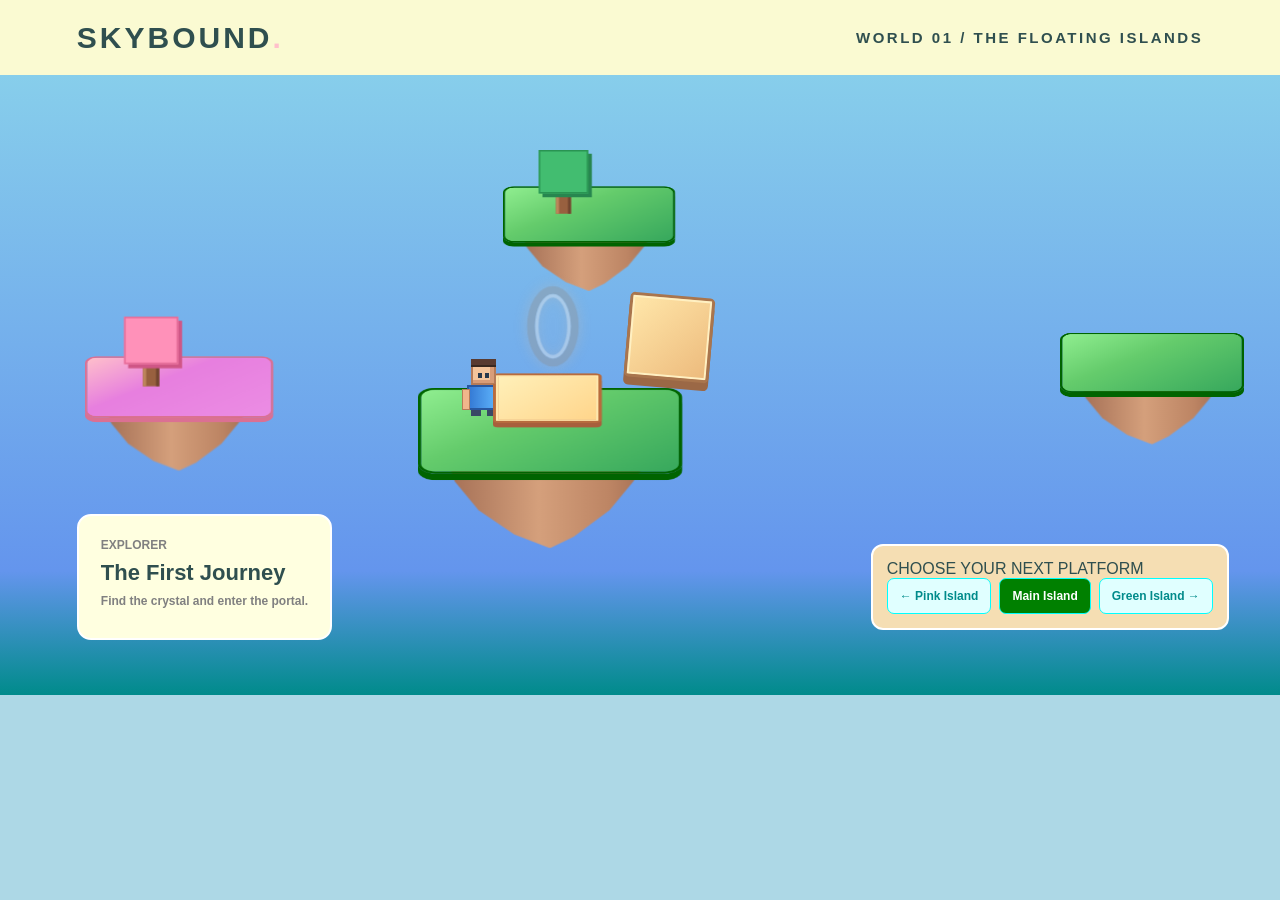
<file: css-fps/index.html>
<!DOCTYPE html>
<html lang="en">
<head>
    <meta charset="UTF-8">
    <meta name="viewport" content="width=device-width, initial-scale=1.0">
    <title>SKYBOUND - Floating Islands</title>
    <link rel="stylesheet" href="styles.css">
</head>
<body>
    <header class="topbar">
        <h1>SKYBOUND<span>.</span></h1>
        <p>WORLD 01 / THE FLOATING ISLANDS</p>
    </header>

    <main class="game">
        <div class="sky"></div>
        <div class="sun"></div>

        <input type="checkbox" id="crystal-collected">
        <!--originally on main island..-->
        <input type="radio" name="route" id="route-main" checked>
        <input type="radio" name="route" id="route-left">
        <input type="radio" name="route" id="route-right">

        <div class="world">
            <div class="island island-back">
                <div class="grass"></div>
                <div class="rock"></div>

                <div class="tree">
                    <div class="trunk">
                        <div class="trunk-face front"></div>
                        <div class="trunk-face back"></div>
                        <div class="trunk-face left"></div>
                        <div class="trunk-face right"></div>
                    </div>
                    <div class="leaves">
                        <div class="leaf-face front"></div>
                        <div class="leaf-face back"></div>
                        <div class="leaf-face left"></div>
                        <div class="leaf-face right"></div>
                        <div class="leaf-face top"></div>
                    </div>
                </div>
            </div>

            <div class="island island-left">
                <div class="pink-grass"></div>
                <div class="rock"></div>

                <div class="tree pink-tree">
                    <div class="trunk">
                        <div class="trunk-face front"></div>
                        <div class="trunk-face back"></div>
                        <div class="trunk-face left"></div>
                        <div class="trunk-face right"></div>
                    </div>
                    <div class="leaves">
                        <div class="leaf-face front"></div>
                        <div class="leaf-face back"></div>
                        <div class="leaf-face left"></div>
                        <div class="leaf-face right"></div>
                        <div class="leaf-face top"></div>
                    </div>
                </div>
            </div>

            <div class="island island-main">
                <div class="grass"></div>
                <div class="rock"></div>

                <div class="platform">
                    <div class="platform-top"></div>
                </div>

                <a class="portal" href="level2.html" aria-label="Enter level 2">
                    <span class="portal-ring"></span>
                    <span class="portal-prompt">ENTER PORTAL</span>
                </a>
            </div>

            <div class="island island-right">
                <div class="grass"></div>
                <div class="rock"></div>

                
            </div>

        
            <div class="stone stone-two">
                <div class="stone-top"></div>
            </div>
            

            <label for="crystal-collected" class="crystal-pickup">
                <span class="crystal">
                    <span class="crystal-face crystal-front"></span>
                    <span class="crystal-face crystal-back"></span>
                    <span class="crystal-face crystal-left"></span>
                    <span class="crystal-face crystal-right"></span>
                </span>
                <span class="collect-prompt">Collect the crystal</span>
            </label>

            <div class="character">
                <div class="character-shadow"></div>

                <div class="player-head">
                    <div class="player-hair"></div>
                    <div class="player-eye eye-left"></div>
                    <div class="player-eye eye-right"></div>
                </div>

                <div class="player-body">
                    <div class="backpack"></div>
                    <div class="player-arm arm-left"></div>
                    <div class="player-arm arm-right"></div>
                </div>

                <div class="player-legs">
                    <div class="player-leg leg-left"></div>
                    <div class="player-leg leg-right"></div>
                </div>
            </div>
        </div>

        <div class="game-controls">
            <p>CHOOSE YOUR NEXT PLATFORM</p>
            <div class="jump-buttons">
                <label for="route-left">← Pink Island</label>
                <label for="route-main">Main Island</label>
                <label for="route-right">Green Island →</label>
            </div>
        </div>

        <section class="hud">
            <p>EXPLORER</p>
            <h2>The First Journey</h2>
            <p>Find the crystal and enter the portal.</p>
        </section>

        
    </main>
</body>
</html>
</file>
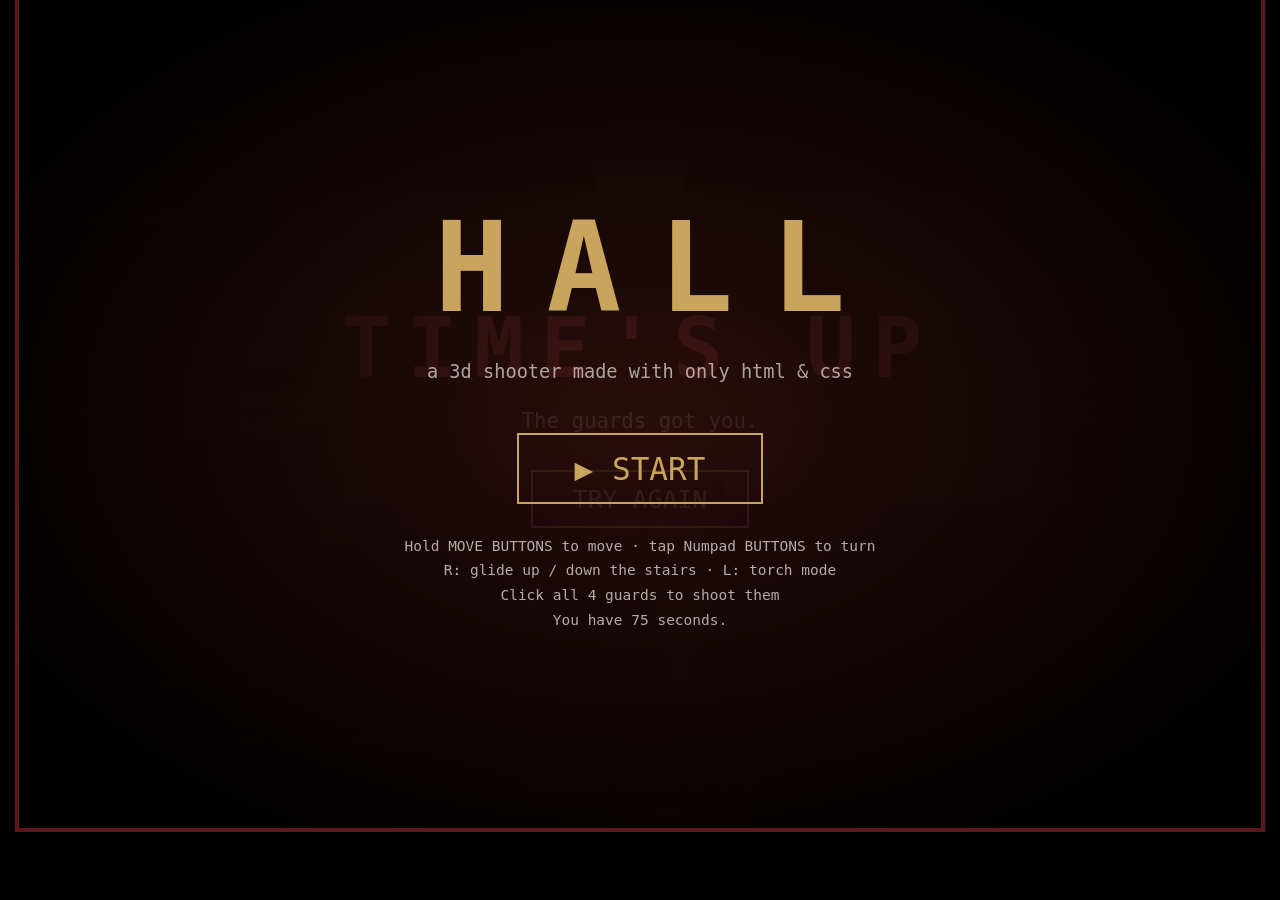
<file: hall-css/index.html>
<!DOCTYPE html>
<html lang="en">
<head>
    <meta charset="UTF-8">
    <meta name="viewport" content="width=device-width, initial-scale=1.0">
    <title>Hall</title>
    <link rel="stylesheet" href="style.css">
</head>
<body>
<!---- switches thing. Somehow works with alt. accesskey.. and alt+ shift on firefox(not working).. fix it-->
<input type="radio" name="heading" id="h0">
<input type="radio" name="heading" id="h1">
<input type="radio" name="heading" id="h2">
<input type="radio" name="heading" id="h3">
<input type="radio" name="heading" id="h4" checked>
<input type="radio" name="heading" id="h5">
<input type="radio" name="heading" id="h6">
<input type="radio" name="heading" id="h7">
<input type="radio" name="heading" id="h8">
<input type="radio" name="heading" id="h9">
<!--<input type="radio" name="heading" id="h10">
<input type="radio" name="heading" id="h11">
<input type="radio" name="heading" id="h12">
<input type="radio" name="heading" id="h13">
<input type="radio" name="heading" id="h14">
<input type="radio" name="heading" id="h15">-->
<input type="checkbox" id="left" accesskey="a">
<input type="checkbox" id="backwards" accesskey="s">
<input type="checkbox" id="forwards" accesskey="w">
<input type="checkbox" id="right" accesskey="d">
<!--<input type="checkbox" id="lift" accesskey="r">-->
<!--<input type="checkbox" id="fire" accesskey="t">-->
<input type="checkbox" id="hit1">
<input type="checkbox" id="hit2">

<input type="checkbox" id="hit4">
<input type="checkbox" id="hit5">
<input type="checkbox" accesskey="l" id="lamps">
<input type="checkbox" id="play">

<div id="tridiv">
    <div class="controls">

        <!-- only the turn buttons dor the current heading is shown(limit)-->
        <label class="button turnleft tl1" accesskey="1" for="h0">&#8634;<small>at max</small></label>
        <label class="button turnleft tl2" accesskey="2" for="h1">&#8634;<small>1</small></label>
        <label class="button turnleft tl3" accesskey="3" for="h2">&#8634;<small>2</small></label>
        <label class="button turnleft tl4" accesskey="4" for="h3">&#8634;<small>3</small></label>
        <label class="button turnleft tl5" accesskey="5" for="h4">&#8634;<small>4</small></label>
        <label class="button turnleft tl6" accesskey="6" for="h5">&#8634;<small>5</small></label>
        <label class="button turnleft tl7" accesskey="7" for="h6">&#8634;<small>6</small></label>
        <label class="button turnleft tl8" accesskey="8" for="h7">&#8634;<small>7</small></label>
        <label class="button turnleft tl9" accesskey="9" for="h8">&#8634;<small>8</small></label>
        <label class="button turnleft tl10" accesskey="0" for="h9">&#8634;<small>9</small></label>
        <!--<label class="button turnleft tl11" accesskey="q" for="h10">&#8634;<small>Q</small></label>
        <label class="button turnleft tl12" accesskey="q" for="h11">&#8634;<small>Q</small></label>
        <label class="button turnleft tl13" accesskey="q" for="h12">&#8634;<small>Q</small></label>
        <label class="button turnleft tl14" accesskey="q" for="h13">&#8634;<small>Q</small></label>
        <label class="button turnleft tl15" accesskey="q" for="h14">&#8634;<small>Q</small></label>-->

        <label class="button turnright tr0" accesskey="1" for="h1">&#8635;<small>1</small></label>
        <label class="button turnright tr1" accesskey="2" for="h2">&#8635;<small>2</small></label>
        <label class="button turnright tr2" accesskey="3" for="h3">&#8635;<small>3</small></label>
        <label class="button turnright tr3" accesskey="4" for="h4">&#8635;<small>4</small></label>
        <label class="button turnright tr4" accesskey="5" for="h5">&#8635;<small>5</small></label>
        <label class="button turnright tr5" accesskey="6" for="h6">&#8635;<small>6</small></label>
        <label class="button turnright tr6" accesskey="7" for="h7">&#8635;<small>7</small></label>
        <label class="button turnright tr7" accesskey="8" for="h8">&#8635;<small>8</small></label>
        <label class="button turnright tr8" accesskey="0" for="h9">&#8635;<small>0</small></label>
        <!--<label class="button turnright tr9" accesskey="p" for="h10">&#8635;<small>E</small></label>
        <label class="button turnright tr10" accesskey="p" for="h11">&#8635;<small>E</small></label>
        <label class="button turnright tr11" accesskey="p" for="h12">&#8635;<small>E</small></label>
        <label class="button turnright tr12" accesskey="p" for="h13">&#8635;<small>E</small></label>
        <label class="button turnright tr13" accesskey="p" for="h14">&#8635;<small>E</small></label>
        <label class="button turnright tr14" accesskey="p" for="h15">&#8635;<small>E</small></label>-->

        <label class="button forwards" for="forwards">&#9650;<small>Press</small></label>
        <label class="button left" for="left">&#9664;<small>Press</small></label>
        <label class="button right" for="right">&#9654;<small>Press</small></label>
        <label class="button backwards" for="backwards">&#9660;<small>Press</small></label>
        <!--<label class="button level" accesskey="r" for="lift">stairs up / down<small>R</small></label>-->
        <!--<label class="button fire" for="fire">FIRE<small>F</small></label>-->
        <label class="button lights" for="lamps">torch mode<small>L</small></label>


        
    </div>
    <!--no way to read direction so it is a css compass-->

    <div class="compass" aria-label="Facing"></div>
    <div class="legend">Hold Walk buttons to walk( Tap Numpad keys to turn)<br>R: glide<br>Tap on guards to shoot them!<br> Press action key with the key you are pressing<br> For windows: Alt + key<br> For mac: Control+ option + key<br>Enjoy the game ^^</div>

    <div class="vignette"></div>
    <div class="dim"></div>

    <div class="shotglow"></div>
    <div class="crosshair"></div>
    <div class="gun">
        <div class="gun-kick">
            <i class="flash"></i>
            <i class="sight"></i>
            <i class="slide"></i>
            <i class="frame"></i>
            <i class="grip"></i>
            <i class="hand"></i>
        </div>
    </div>

    <div class="hud">
        <span class="k k1"></span>
        <span class="k k2"></span>
        <!--<span class="k k3"></span>-->
        <span class="k k4"></span>
        <span class="k k5"></span>
        <b class="kills"></b>
    </div>
    
    <div class="win">
        <h2>HALL CLEARED</h2>
        <p>All guards down.</p>
        <a class="again" href="index.html">PLAY AGAIN</a>
    </div>
    
    <div class="timer"><div class="bar"></div></div>
    <div class="alarm"></div>
    <div class="over">
        <h2>TIME'S UP</h2>
        <p>The guards got you.</p>
        <a class="again" href="index.html">TRY AGAIN</a>
    </div>
    <div class="menu">
        <h1>HALL</h1>
        <p class="sub">a 3d shooter made with only html &amp; css</p>
        <label class="start" for="play">&#9654; START</label>
        <p class="how">Hold MOVE BUTTONS to move &middot; tap Numpad BUTTONS to turn<br>R: glide up / down the stairs &middot; L: torch mode<br>Click all 4 guards to shoot them<br>You have 75 seconds.</p>
    </div>


<div class="layer turn">
    <div class="layer go goN">
        <div class="layer go goS">
            <div class="layer go goE">
                <div class="layer go goW">
                    <div class="layer lift">
                        <div class="layer scene">
                            <div class="b grid" style="--x:0;--y:-0.5;--z:0;--w:30;--h:1;--d:30;--c:#343946">
                                <i class="tp"></i>
                                
                            </div>
                            <div class="b" style="--x:0;--y:8.5;--z:0;--w:30;--h:1;--d:30;--c:#212531">
                                <i class="bm"></i>
                            </div>
                            <div class="b" style="--x:0;--y:4;--z:-15.5;--w:32;--h:8;--d:1;--c:#7b8493">
                                <i class="ft"></i>
                            </div>
                            <div class="b" style="--x:0;--y:4;--z:15.5;--w:32;--h:8;--d:1;--c:#7b8493">
                                <i class="bk"></i>
                            </div>
                            <div class="b" style="--x:-15.5;--y:4;--z:0;--w:1;--h:8;--d:30;--c:#7b8493">
                                <i class="rt"></i>
                            </div>
                            <div class="b" style="--x:15.5;--y:4;--z:-0;--w:1;--h:8;--d:30;--c:#7b8493">
                                <i class="lt"></i>
                            </div>

                            <!--pillar partrtttt-->
                            <div class="b" style="--x:-8;--y:0.2;--z:10;--w:1.7;--h:0.4;--d:1.7;--c:#8c877b">
                                <i class="tp"></i>
                                <i class="ft"></i>
                                <i class="bk"></i>
                                <i class="lt"></i>
                                <i class="rt"></i>
                            </div>
                            <div class="b" style="--x:-8;--y:3.975;--z:10;--w:1.1;--h:7.15;--d:1.1;--c:#b9b4a7">
                                <i class="ft"></i>
                                <i class="bk"></i>
                                <i class="lt"></i>
                                <i class="rt"></i>
                            </div>
                            <div class="b" style="--x:-8;--y:7.775;--z:10;--w:1.7;--h:0.45;--d:1.7;--c:#a7a295">
                                <i class="bm"></i>
                                <i class="ft"></i>
                                <i class="bk"></i>
                                <i class="lt"></i>
                                <i class="rt"></i>
                            </div>
                            <div class="b" style="--x:8;--y:0.2;--z:10;--w:1.7;--h:0.4;--d:1.7;--c:#8c877b">
                                <i class="tp"></i>
                                <i class="ft"></i>
                                <i class="bk"></i>
                                <i class="lt"></i>
                                <i class="rt"></i>
                            </div>
                            <div class="b" style="--x:8;--y:3.975;--z:10;--w:1.1;--h:7.15;--d:1.1;--c:#b9b4a7">
                                <i class="ft"></i>
                                <i class="bk"></i>
                                <i class="lt"></i>
                                <i class="rt"></i>
                            </div>
                            <div class="b" style="--x:8;--y:7.775;--z:10;--w:1.7;--h:0.45;--d:1.7;--c:#a7a295">
                                <i class="bm"></i>
                                <i class="ft"></i>
                                <i class="bk"></i>
                                <i class="lt"></i>
                                <i class="rt"></i>
                            </div>
                            <div class="b" style="--x:-8;--y:0.2;--z:4;--w:1.7;--h:0.4;--d:1.7;--c:#8c877b">
                                <i class="tp"></i>
                                <i class="ft"></i>
                                <i class="bk"></i>
                                <i class="lt"></i>
                                <i class="rt"></i>
                            </div>
                            <div class="b" style="--x:-8;--y:3.975;--z:4;--w:1.1;--h:7.15;--d:1.1;--c:#b9b4a7">
                                
                                <i class="ft"></i>
                                <i class="bk"></i>
                                <i class="lt"></i>
                                <i class="rt"></i>
                            </div>
                            <div class="b" style="--x:-8;--y:7.775;--z:4;--w:1.7;--h:0.45;--d:1.7;--c:#a7a295">
                                
                                <i class="bm"></i>
                                <i class="ft"></i>
                                <i class="bk"></i>
                                <i class="lt"></i>
                                <i class="rt"></i>

                            </div>
                             <div class="b" style="--x:8;--y:0.2;--z:4;--w:1.7;--h:0.4;--d:1.7;--c:#8c877b">
                                
                                <i class="tp"></i>
                                <i class="ft"></i>
                                <i class="bk"></i>
                                <i class="lt"></i>
                                <i class="rt"></i>

                            </div>
                            <div class="b" style="--x:8;--y:3.975;--z:4;--w:1.1;--h:7.15;--d:1.1;--c:#b9b4a7">
                                
                                <i class="ft"></i>
                                <i class="bk"></i>
                                <i class="lt"></i>
                                <i class="rt"></i>
                            </div>
                             <div class="b" style="--x:8;--y:7.775;--z:4;--w:1.7;--h:0.45;--d:1.7;--c:#a7a295">
                                
                                <i class="bm"></i>
                                <i class="ft"></i>
                                <i class="bk"></i>
                                <i class="lt"></i>
                                <i class="rt"></i>
                            </div>
                            <div class="b" style="--x:-8;--y:0.2;--z:-2;--w:1.7;--h:0.4;--d:1.7;--c:#8c877b">
                                
                                <i class="tp"></i>
                                <i class="ft"></i>
                                <i class="bk"></i>
                                <i class="lt"></i>
                                <i class="rt"></i>
                            </div>
                            <div class="b" style="--x:-8;--y:3.975;--z:-2;--w:1.1;--h:7.15;--d:1.1;--c:#b9b4a7">
                                
                                <i class="ft"></i>
                                <i class="bk"></i>
                                <i class="lt"></i>
                                <i class="rt"></i>
                            </div>
                            <div class="b" style="--x:-8;--y:7.775;--z:-2;--w:1.7;--h:0.45;--d:1.7;--c:#a7a295">
                                
                                <i class="bm"></i>
                                <i class="ft"></i>
                                <i class="bk"></i>
                                <i class="lt"></i>
                                <i class="rt"></i>
                            </div>
                            <div class="b" style="--x:8;--y:0.2;--z:-2;--w:1.7;--h:0.4;--d:1.7;--c:#8c877b">
                                
                                <i class="tp"></i>
                                <i class="ft"></i>
                                <i class="bk"></i>
                                <i class="lt"></i>
                                <i class="rt"></i>
                            </div>
                            <div class="b" style="--x:8;--y:3.975;--z:-2;--w:1.1;--h:7.15;--d:1.1;--c:#b9b4a7">
                                <i class="ft"></i>
                                <i class="bk"></i>
                                <i class="lt"></i>
                                <i class="rt"></i>
                            </div>
                            <div class="b" style="--x:8;--y:7.775;--z:-2;--w:1.7;--h:0.45;--d:1.7;--c:#a7a295">
                                <i class="bm"></i>
                                <i class="ft"></i>
                                <i class="bk"></i>
                                <i class="lt"></i>
                                <i class="rt"></i>
                            </div>

                            <!--stairs-->
                            <div class="b" style="--x:0;--y:1.6;--z:-11.5;--w:30;--h:3.2;--d:7;--c:#8e897d">
                                <i class="tp" style="--c:#a49f92"></i>
                                <i class="ft"></i>
                               
                            </div>
                           
                            

                           
                           

                            

                            
                            

                            <div class="b" style="--x:-8;--y:3.4;--z:-11.5;--w:1.7;--h:0.4;--d:1.7;--c:#8c877b">
                                <i class="tp"></i>
                                <i class="ft"></i>
                                <i class="bk"></i>
                                <i class="lt"></i>
                                <i class="rt"></i>
                            </div>
                            <div class="b" style="--x:-8;--y:5.575;--z:-11.5;--w:1.1;--h:3.95;--d:1.1;--c:#b9b4a7">
                                <i class="ft"></i>
                                <i class="bk"></i>
                                <i class="lt"></i>
                                <i class="rt"></i>
                            </div>

                            <div class="b" style="--x:-8;--y:7.775;--z:-11.5;--w:1.7;--h:0.45;--d:1.7;--c:#a7a295">
                                <i class="bm"></i>
                                <i class="ft"></i>
                                <i class="bk"></i>
                                <i class="lt"></i>
                                <i class="rt"></i>


                            </div>
                            <div class="b" style="--x:8;--y:3.4;--z:-11.5;--w:1.7;--h:0.4;--d:1.7;--c:#8c877b">
                                <i class="tp"></i>
                                <i class="ft"></i>
                                <i class="bk"></i>
                                <i class="lt"></i>
                                <i class="rt"></i>
                            </div>
                            <div class="b" style="--x:8;--y:5.575;--z:-11.5;--w:1.1;--h:3.95;--d:1.1;--c:#b9b4a7">
                                
                                <i class="ft"></i>
                                <i class="bk"></i>
                                <i class="lt"></i>
                                <i class="rt"></i>
                            </div>

                            <div class="b" style="--x:8;--y:7.775;--z:-11.5;--w:1.7;--h:0.45;--d:1.7;--c:#a7a295">
                                
                                <i class="bm"></i>
                                <i class="ft"></i>
                                <i class="bk"></i>
                                <i class="lt"></i>
                                <i class="rt"></i>
                            </div>



                            <div class="b" style="--x:0;--y:0.015;--z:6;--w:1.2;--h:0.03;--d:1.2;--c:#c9a45c">
                                <i class="tp"></i>
                                
                            </div>

                            <!--railingggggggggg stuff-->
                            <!--<div class="b" style="--x:-4.2;--y:0.7;--z:-0.5;--w:0.4;--h:1.4;--d:1;--c:#a9a396">
                                <i class="tp"></i>
                                <i class="ft"></i>
                                <i class="rt"></i>
                                <i class="lt"></i>
                            </div>
                            <div class="b" style="--x:-4.2;--y:0.9;--z:-1.5;--w:0.4;--h:1.8;--d:1;--c:#a9a396">
                                <i class="tp"></i>
                                <i class="ft"></i>
                                <i class="rt"></i>
                                <i class="lt"></i>
                            </div>
                            <div class="b" style="--x:-4.2;--y:1.1;--z:-2.5;--w:0.4;--h:2.2;--d:1;--c:#a9a396">
                                <i class="tp"></i>
                                <i class="ft"></i>
                                <i class="rt"></i>
                                <i class="lt"></i>
                            </div>
                            <div class="b" style="--x:-4.2;--y:1.3;--z:-3.5;--w:0.4;--h:2.6;--d:1;--c:#a9a396">
                                <i class="tp"></i>
                                <i class="ft"></i>
                                <i class="rt"></i>
                                <i class="lt"></i>
                            </div>
                            <div class="b" style="--x:-4.2;--y:1.5;--z:-4.5;--w:0.4;--h:3;--d:1;--c:#a9a396">
                                <i class="tp"></i>
                                <i class="ft"></i>
                                <i class="rt"></i>
                                <i class="lt"></i>
                            </div>
                            <div class="b" style="--x:-4.2;--y:1.7;--z:-5.5;--w:0.4;--h:3.4;--d:1;--c:#a9a396">
                                <i class="tp"></i>
                                <i class="ft"></i>
                                <i class="rt"></i>
                                <i class="lt"></i>
                            </div>
                            <div class="b" style="--x:-4.2;--y:1.9;--z:-6.5;--w:0.4;--h:3.8;--d:1;--c:#a9a396">
                                <i class="tp"></i>
                                <i class="ft"></i>
                                <i class="rt"></i>
                                <i class="lt"></i>
                            </div>
                            <div class="b" style="--x:-4.2;--y:2.1;--z:-7.5;--w:0.4;--h:4.2;--d:1;--c:#a9a396">
                                <i class="tp"></i>
                                <i class="ft"></i>
                                <i class="rt"></i>
                                <i class="lt"></i>
                            </div>
                            <div class="b" style="--x:-4.25;--y:0.7;--z:0.225;--w:0.5;--h:1.4;--d:0.45;--c:#8c877b">
                                <i class="tp"></i>
                                <i class="ft"></i>
                                <i class="rt"></i>
                                <i class="lt"></i>
                            </div>
                            <div class="b" style="--x:4.2;--y:0.7;--z:-0.5;--w:0.4;--h:1.4;--d:1;--c:#a9a396">
                                <i class="tp"></i>
                                <i class="ft"></i>
                                <i class="lt"></i>
                                <i class="rt"></i>
                            </div>

                            <div class="b" style="--x:4.2;--y:0.9;--z:-1.5;--w:0.4;--h:1.8;--d:1;--c:#a9a396">
                                <i class="tp"></i>
                                <i class="ft"></i>
                                <i class="lt"></i>
                                <i class="rt"></i>
                            </div>
                            <div class="b" style="--x:4.2;--y:1.1;--z:-2.5;--w:0.4;--h:2.2;--d:1;--c:#a9a396">
                                <i class="tp"></i>
                                <i class="ft"></i>
                                <i class="lt"></i>
                                <i class="rt"></i>
                            </div>
                            <div class="b" style="--x:4.2;--y:1.3;--z:-3.5;--w:0.4;--h:2.6;--d:1;--c:#a9a396">
                                <i class="tp"></i>
                                <i class="ft"></i>
                                <i class="lt"></i>
                                <i class="rt"></i>
                            </div>
                            <div class="b" style="--x:4.2;--y:1.5;--z:-4.5;--w:0.4;--h:3;--d:1;--c:#a9a396">
                                <i class="tp"></i>
                                <i class="ft"></i>
                                <i class="lt"></i>
                                <i class="rt"></i>
                            </div>
                            <div class="b" style="--x:4.2;--y:1.7;--z:-5.5;--w:0.4;--h:3.4;--d:1;--c:#a9a396">
                                <i class="tp"></i>
                                <i class="ft"></i>
                                <i class="lt"></i>
                                <i class="rt"></i>
                            </div>
                            <div class="b" style="--x:4.2;--y:1.9;--z:-6.5;--w:0.4;--h:3.8;--d:1;--c:#a9a396">
                                <i class="tp"></i>
                                <i class="ft"></i>
                                <i class="lt"></i>
                                <i class="rt"></i>
                            </div>
                            <div class="b" style="--x:4.2;--y:2.1;--z:-7.5;--w:0.4;--h:4.2;--d:1;--c:#a9a396">
                                <i class="tp"></i>
                                <i class="ft"></i>
                                <i class="lt"></i>
                                <i class="rt"></i>
                            </div>


                            <div class="b" style="--x:4.25;--y:0.7;--z:0.225;--w:0.5;--h:1.4;--d:0.45;--c:#8c877b">
                                <i class="tp"></i>
                                <i class="ft"></i>
                                <i class="lt"></i>
                                <i class="rt"></i>
                            </div>-->

                            <!--some showoff-->
                            <div class="b" style="--x:-9.5;--y:3.7;--z:-8.2;--w:11;--h:1;--d:0.4;--c:#a9a396">
                                <i class="tp"></i>
                                <i class="ft"></i>
                                <i class="bk"></i>
                                <i class="rt"></i>
                            </div>
                             <div class="b" style="--x:9.5;--y:3.7;--z:-8.2;--w:11;--h:1;--d:0.4;--c:#a9a396">
                                <i class="tp"></i>
                                <i class="ft"></i>
                                <i class="bk"></i>
                                <i class="lt"></i>
                            </div>

                            <!--up-->
                             <div class="b" style="--x:0;--y:3.4;--z:-13;--w:10;--h:0.4;--d:4;--c:#8e897d">
                                <i class="tp" style="--c:#a49f92"></i>
                                <i class="ft"></i>
                                <i class="bk"></i>
                                <i class="lt"></i>
                                <i class="rt"></i>
                             </div>

                                <div class="b" style="--x:0;--y:3.8;--z:-13.7;--w:6;--h:0.4;--d:2.6;--c:#8e897d">
                                <i class="tp" style="--c:#a49f92"></i>
                                <i class="ft"></i>
                                <i class="bk"></i>
                                <i class="lt"></i>
                                <i class="rt"></i>
                                 </div>



                                 <!--side room(for spawnning dn will do or not)-->
                             <!--<div class="b" style="--x:11;--y:4;--z:-4;--w:0.6;--h:8;--d:6.5;--c:#8c887e">
                                
                                <i class="lt"></i>
                                <i class="rt"></i>
                                <i class="ft"></i>
                                <i class="bk"></i>
                                 </div>-->

                                 <div class="b" style="--x:11;--y:4;--z:8.25;--w:0.6;--h:8;--d:13.5;--c:#8c887e">
                                
                                <i class="lt"></i>
                                <i class="rt"></i>
                                <!--<i class="ft"></i>-->
                                <i class="bk"></i>
                                 </div>


                                 <div class="b" style="--x:11;--y:6.1;--z:0;--w:0.6;--h:3.8;--d:3;--c:#8c887e">
                                
                                <i class="lt"></i>
                                <i class="rt"></i>
                                <i class="bm"></i>
                                
                                 </div>

                                 <div class="b" style="--x:13.15;--y:0.2;--z:0;--w:2.2;--h:0.4;--d:2.2;--c:#8e897d">
                                
                                <i class="tp"></i>
                                <i class="ft"></i>
                                <i class="bk"></i>
                                <i class="lt"></i>
                                <i class="rt"></i>
                                
                                 </div>

                                 <div class="b" style="--x:13.15;--y:0.65;--z:0;--w:1.32;--h:0.5;--d:1.32;--c:#938d81">
                                
                                <i class="tp" style="--c:#938d81"></i>
                                <i class="ft"></i>
                                <i class="bk"></i>
                                <i class="lt"></i>
                                <i class="rt"></i>
                                
                                 </div>

                                 <!--mob sistem-->
                                 <div class="mob g1" style="--x:-2.5;--y:0;--z:1;--ry:15;--dl:0">
                                    <div class="mob-in">
                                        <div class="mob-idle">
                                            <div class="b" style="--x:-0.13;--y:0.4;--z:0;--w:0.2;--h:0.8;--d:0.22;--c:#3a4a63">
                                                <label class="tp" for="hit1"></label>
                                                <label class="ft" for="hit1"></label>
                                                <label class="bk" for="hit1"></label>
                                                <label class="lt" for="hit1"></label>
                                                <label class="rt" for="hit1"></label>
                                            </div>
                                            <div class="b" style="--x:0.13;--y:0.4;--z:0;--w:0.2;--h:0.8;--d:0.22;--c:#3a4a63">
                                                <label class="tp" for="hit1"></label>
                                                <label class="ft" for="hit1"></label>
                                                <label class="bk" for="hit1"></label>
                                                <label class="lt" for="hit1"></label>
                                                <label class="rt" for="hit1"></label>
                                            </div>
                                            <div class="b" style="--x:0;--y:1.15;--z:0;--w:0.62;--h:0.7;--d:0.3;--c:#4f6a8f">
                                                <label class="tp" for="hit1"></label>
                                                <label class="ft" for="hit1"></label>
                                                <label class="bk" for="hit1"></label>
                                                <label class="lt" for="hit1"></label>
                                                <label class="rt" for="hit1"></label>
                                            </div>
                                            <div class="b" style="--x:0;--y:0.83;--z:0;--w:0.65;--h:0.08;--d:0.33;--c:#1c1d22">
                                                <label class="tp" for="hit1"></label>
                                                <label class="ft" for="hit1"></label>
                                                <label class="bk" for="hit1"></label>
                                                <label class="lt" for="hit1"></label>
                                                <label class="rt" for="hit1"></label>
                                            </div>
                                            <div class="b" style="--x:0.26;--y:0.95;--z:0.3;--w:0.06;--h:0.09;--d:0.5;--c:#23262d">
                                                <label class="tp" for="hit1"></label>
                                                <label class="ft" for="hit1"></label>
                                                <label class="bk" for="hit1"></label>
                                                <label class="lt" for="hit1"></label>
                                                <label class="rt" for="hit1"></label>
                                            </div>
                                            <div class="b" style="--x:-0.4;--y:1.48;--z:0">
                                                <div class="swing sw-a">
                                                    <div class="b" style="--x:-0;--y:-0.3;--z:0;--w:0.17;--h:0.6;--d:0.2;--c:#4f6a8f">
                                                          <label class="tp" for="hit1"></label>
                                                <label class="ft" for="hit1"></label>
                                                <label class="bk" for="hit1"></label>
                                                <label class="lt" for="hit1"></label>
                                                <label class="rt" for="hit1"></label>
                                                    </div>
                                                   <div class="b" style="--x:0;--y:-0.66;--z:0;--w:0.16;--h:0.12;--d:0.19;--c:#d9a98b">
                                                <label class="tp" for="hit1"></label>
                                                <label class="ft" for="hit1"></label>
                                                <label class="bk" for="hit1"></label>
                                                <label class="lt" for="hit1"></label>
                                                <label class="rt" for="hit1"></label>
                                            </div> 
                                                    
                                                </div>
                                                
                                            </div>


                                            <!--second block-->
                                             <div class="b" style="--x:0.4;--y:1.48;--z:0">
                                                <div class="swing sw-b">
                                                    <div class="b" style="--x:-0;--y:-0.3;--z:0;--w:0.17;--h:0.6;--d:0.2;--c:#4f6a8f">
                                                          <label class="tp" for="hit1"></label>
                                                <label class="ft" for="hit1"></label>
                                                <label class="bk" for="hit1"></label>
                                                <label class="lt" for="hit1"></label>
                                                <label class="rt" for="hit1"></label>
                                                    </div>
                                                   <div class="b" style="--x:0;--y:-0.66;--z:0;--w:0.16;--h:0.12;--d:0.19;--c:#d9a98b">
                                                <label class="tp" for="hit1"></label>
                                                <label class="ft" for="hit1"></label>
                                                <label class="bk" for="hit1"></label>
                                                <label class="lt" for="hit1"></label>
                                                <label class="rt" for="hit1"></label>
                                            </div> 
                                                    
                                                </div>
                                                
                                            </div>
                                             <div class="b" style="--x:0;--y:1.5;--z:0">
                                                <div class="swing look">
                                                     <div class="b" style="--x:0;--y:0.15;--z:0;--w:0.3;--h:0.3;--d:0.3;--c:#d9a98b">
                                                        <label class="tp" for="hit1"></label>
                                                <label class="ft" for="hit1"></label>
                                                <label class="bk" for="hit1"></label>
                                                <label class="lt" for="hit1"></label>
                                                <label class="rt" for="hit1"></label>
                                                     </div>
                                                      <div class="b" style="--x:0;--y:0.37;--z:0;--w:0.36;--h:0.12;--d:0.36;--c:#2e3440">
                                                        <label class="tp" for="hit1"></label>
                                                <label class="ft" for="hit1"></label>
                                                <label class="bk" for="hit1"></label>
                                                <label class="lt" for="hit1"></label>
                                                <label class="rt" for="hit1"></label>
                                                     </div>
                                                      <div class="b" style="--x:0;--y:0.17;--z:0.152;--w:0.22;--h:0.045;--d:0.01;--c:#1a1410">
                                                        <i class="ft"></i>
                                                     </div>
                                                </div>
                                             </div>


                                        </div>
                                    </div>
                                 </div>




                                 <!--mobbb 2 copy-->
                                 <div class="mob g2" style="--x:5.5;--y:0;--z:-3;--ry:-25;--dl:1.3">
                                    <div class="mob-in">
                                        <div class="mob-idle">
                                            <div class="b" style="--x:-0.13;--y:0.4;--z:0;--w:0.2;--h:0.8;--d:0.22;--c:#3a4a63">
                                                <label class="tp" for="hit2"></label>
                                                <label class="ft" for="hit2"></label>
                                                <label class="bk" for="hit2"></label>
                                                <label class="lt" for="hit2"></label>
                                                <label class="rt" for="hit2"></label>
                                            </div>
                                            <div class="b" style="--x:0.13;--y:0.4;--z:0;--w:0.2;--h:0.8;--d:0.22;--c:#3a4a63">
                                                <label class="tp" for="hit2"></label>
                                                <label class="ft" for="hit2"></label>
                                                <label class="bk" for="hit2"></label>
                                                <label class="lt" for="hit2"></label>
                                                <label class="rt" for="hit2"></label>
                                            </div>
                                            <div class="b" style="--x:0;--y:1.15;--z:0;--w:0.62;--h:0.7;--d:0.3;--c:#4f6a8f">
                                                <label class="tp" for="hit2"></label>
                                                <label class="ft" for="hit2"></label>
                                                <label class="bk" for="hit2"></label>
                                                <label class="lt" for="hit2"></label>
                                                <label class="rt" for="hit2"></label>
                                            </div>
                                            <div class="b" style="--x:0;--y:0.83;--z:0;--w:0.65;--h:0.08;--d:0.33;--c:#1c1d22">
                                                <label class="tp" for="hit2"></label>
                                                <label class="ft" for="hit2"></label>
                                                <label class="bk" for="hit2"></label>
                                                <label class="lt" for="hit2"></label>
                                                <label class="rt" for="hit2"></label>
                                            </div>
                                            <div class="b" style="--x:0.26;--y:0.95;--z:0.3;--w:0.06;--h:0.09;--d:0.5;--c:#23262d">
                                                <label class="tp" for="hit2"></label>
                                                <label class="ft" for="hit2"></label>
                                                <label class="bk" for="hit2"></label>
                                                <label class="lt" for="hit2"></label>
                                                <label class="rt" for="hit2"></label>
                                            </div>
                                            <div class="b" style="--x:-0.4;--y:1.48;--z:0">
                                                <div class="swing sw-a">
                                                    <div class="b" style="--x:-0;--y:-0.3;--z:0;--w:0.17;--h:0.6;--d:0.2;--c:#4f6a8f">
                                                          <label class="tp" for="hit2"></label>
                                                <label class="ft" for="hit2"></label>
                                                <label class="bk" for="hit2"></label>
                                                <label class="lt" for="hit2"></label>
                                                <label class="rt" for="hit2"></label>
                                                    </div>
                                                   <div class="b" style="--x:0;--y:-0.66;--z:0;--w:0.16;--h:0.12;--d:0.19;--c:#d9a98b">
                                                <label class="tp" for="hit2"></label>
                                                <label class="ft" for="hit2"></label>
                                                <label class="bk" for="hit2"></label>
                                                <label class="lt" for="hit2"></label>
                                                <label class="rt" for="hit2"></label>
                                            </div> 
                                                    
                                                </div>
                                                
                                            </div>


                                            <!--second block part 2-->
                                             <div class="b" style="--x:0.4;--y:1.48;--z:0">
                                                <div class="swing sw-b">
                                                    <div class="b" style="--x:-0;--y:-0.3;--z:0;--w:0.17;--h:0.6;--d:0.2;--c:#4f6a8f">
                                                          <label class="tp" for="hit2"></label>
                                                <label class="ft" for="hit2"></label>
                                                <label class="bk" for="hit2"></label>
                                                <label class="lt" for="hit2"></label>
                                                <label class="rt" for="hit2"></label>
                                                    </div>
                                                   <div class="b" style="--x:0;--y:-0.66;--z:0;--w:0.16;--h:0.12;--d:0.19;--c:#d9a98b">
                                                <label class="tp" for="hit2"></label>
                                                <label class="ft" for="hit2"></label>
                                                <label class="bk" for="hit2"></label>
                                                <label class="lt" for="hit2"></label>
                                                <label class="rt" for="hit2"></label>
                                            </div> 
                                                    
                                                </div>
                                                
                                            </div>
                                             <div class="b" style="--x:0;--y:1.5;--z:0">
                                                <div class="swing look">
                                                     <div class="b" style="--x:0;--y:0.15;--z:0;--w:0.3;--h:0.3;--d:0.3;--c:#d9a98b">
                                                        <label class="tp" for="hit2"></label>
                                                <label class="ft" for="hit2"></label>
                                                <label class="bk" for="hit2"></label>
                                                <label class="lt" for="hit2"></label>
                                                <label class="rt" for="hit2"></label>
                                                     </div>
                                                      <div class="b" style="--x:0;--y:0.37;--z:0;--w:0.36;--h:0.12;--d:0.36;--c:#2e3440">
                                                        <label class="tp" for="hit2"></label>
                                                <label class="ft" for="hit2"></label>
                                                <label class="bk" for="hit2"></label>
                                                <label class="lt" for="hit2"></label>
                                                <label class="rt" for="hit2"></label>
                                                     </div>
                                                      <div class="b" style="--x:0;--y:0.17;--z:0.152;--w:0.22;--h:0.045;--d:0.01;--c:#1a1410">
                                                        <i class="ft"></i>
                                                     </div>
                                                </div>
                                             </div>


                                        </div>
                                    </div>
                                 </div>







                                 <!--<div class="mob g3" style="--x:0;--y:4;--z:-13.7;--ry:0;--dl:2.1">
                                    <div class="mob-in">
                                        <div class="mob-idle">
                                            <div class="b" style="--x:-0.13;--y:0.4;--z:0;--w:0.2;--h:0.8;--d:0.22;--c:#4a2a28">
                                                <label class="tp" for="hit3"></label>
                                                <label class="ft" for="hit3"></label>
                                                <label class="bk" for="hit3"></label>
                                                <label class="lt" for="hit3"></label>
                                                <label class="rt" for="hit3"></label>
                                            </div>
                                            <div class="b" style="--x:0.13;--y:0.4;--z:0;--w:0.2;--h:0.8;--d:0.22;--c:#4a2a28">
                                                <label class="tp" for="hit3"></label>
                                                <label class="ft" for="hit3"></label>
                                                <label class="bk" for="hit3"></label>
                                                <label class="lt" for="hit3"></label>
                                                <label class="rt" for="hit3"></label>
                                            </div>
                                            <div class="b" style="--x:0;--y:1.15;--z:0;--w:0.62;--h:0.7;--d:0.3;--c:#8a3b32">
                                                <label class="tp" for="hit3"></label>
                                                <label class="ft" for="hit3"></label>
                                                <label class="bk" for="hit3"></label>
                                                <label class="lt" for="hit3"></label>
                                                <label class="rt" for="hit3"></label>
                                            </div>
                                            <div class="b" style="--x:0;--y:0.83;--z:0;--w:0.65;--h:0.08;--d:0.33;--c:#1c1d22">
                                                <label class="tp" for="hit3"></label>
                                                <label class="ft" for="hit3"></label>
                                                <label class="bk" for="hit3"></label>
                                                <label class="lt" for="hit3"></label>
                                                <label class="rt" for="hit3"></label>
                                            </div>
                                            <div class="b" style="--x:0.26;--y:0.95;--z:0.3;--w:0.06;--h:0.09;--d:0.5;--c:#23262d">
                                                <label class="tp" for="hit3"></label>
                                                <label class="ft" for="hit3"></label>
                                                <label class="bk" for="hit3"></label>
                                                <label class="lt" for="hit3"></label>
                                                <label class="rt" for="hit3"></label>
                                            </div>
                                            <div class="b" style="--x:-0.4;--y:1.48;--z:0">
                                                <div class="swing sw-a">
                                                    <div class="b" style="--x:-0;--y:-0.3;--z:0;--w:0.17;--h:0.6;--d:0.2;--c:#8a3b32">
                                                          <label class="tp" for="hit3"></label>
                                                <label class="ft" for="hit3"></label>
                                                <label class="bk" for="hit3"></label>
                                                <label class="lt" for="hit3"></label>
                                                <label class="rt" for="hit3"></label>
                                                    </div>
                                                   <div class="b" style="--x:0;--y:-0.66;--z:0;--w:0.16;--h:0.12;--d:0.19;--c:#d9a98b">
                                                <label class="tp" for="hit3"></label>
                                                <label class="ft" for="hit3"></label>
                                                <label class="bk" for="hit3"></label>
                                                <label class="lt" for="hit3"></label>
                                                <label class="rt" for="hit3"></label>
                                            </div> 
                                                    
                                                </div>
                                                
                                            </div>


                                            
                                             <div class="b" style="--x:0.4;--y:1.48;--z:0">
                                                <div class="swing sw-b">
                                                    <div class="b" style="--x:-0;--y:-0.3;--z:0;--w:0.17;--h:0.6;--d:0.2;--c:#8a3b32">
                                                          <label class="tp" for="hit3"></label>
                                                <label class="ft" for="hit3"></label>
                                                <label class="bk" for="hit3"></label>
                                                <label class="lt" for="hit3"></label>
                                                <label class="rt" for="hit3"></label>
                                                    </div>
                                                   <div class="b" style="--x:0;--y:-0.66;--z:0;--w:0.16;--h:0.12;--d:0.19;--c:#d9a98b">
                                                <label class="tp" for="hit3"></label>
                                                <label class="ft" for="hit3"></label>
                                                <label class="bk" for="hit3"></label>
                                                <label class="lt" for="hit3"></label>
                                                <label class="rt" for="hit3"></label>
                                            </div> 
                                                    
                                                </div>
                                                
                                            </div>
                                             <div class="b" style="--x:0;--y:1.5;--z:0">
                                                <div class="swing look">
                                                     <div class="b" style="--x:0;--y:0.15;--z:0;--w:0.3;--h:0.3;--d:0.3;--c:#d9a98b">
                                                        <label class="tp" for="hit3"></label>
                                                <label class="ft" for="hit3"></label>
                                                <label class="bk" for="hit3"></label>
                                                <label class="lt" for="hit3"></label>
                                                <label class="rt" for="hit3"></label>
                                                     </div>
                                                      <div class="b" style="--x:0;--y:0.37;--z:0;--w:0.36;--h:0.12;--d:0.36;--c:#d8d2c0">
                                                        <label class="tp" for="hit3"></label>
                                                <label class="ft" for="hit3"></label>
                                                <label class="bk" for="hit3"></label>
                                                <label class="lt" for="hit3"></label>
                                                <label class="rt" for="hit3"></label>
                                                     </div>
                                                      <div class="b" style="--x:0;--y:0.17;--z:0.152;--w:0.22;--h:0.045;--d:0.01;--c:#1a1410">
                                                        <i class="ft"></i>
                                                     </div>
                                                </div>
                                             </div>


                                        </div>
                                    </div>
                                 </div>-->




                                 <div class="mob g4" style="--x:-11;--y:0;--z:2;--ry:35;--dl:0.7">
                                    <div class="mob-in">
                                        <div class="mob-idle">
                                            <div class="b" style="--x:-0.13;--y:0.4;--z:0;--w:0.2;--h:0.8;--d:0.22;--c:#4a2a28">
                                                <label class="tp" for="hit4"></label>
                                                <label class="ft" for="hit4"></label>
                                                <label class="bk" for="hit4"></label>
                                                <label class="lt" for="hit4"></label>
                                                <label class="rt" for="hit4"></label>
                                            </div>
                                            <div class="b" style="--x:0.13;--y:0.4;--z:0;--w:0.2;--h:0.8;--d:0.22;--c:#4a2a28">
                                                <label class="tp" for="hit4"></label>
                                                <label class="ft" for="hit4"></label>
                                                <label class="bk" for="hit4"></label>
                                                <label class="lt" for="hit4"></label>
                                                <label class="rt" for="hit4"></label>
                                            </div>
                                            <div class="b" style="--x:0;--y:1.15;--z:0;--w:0.62;--h:0.7;--d:0.3;--c:#8a3b32">
                                                <label class="tp" for="hit4"></label>
                                                <label class="ft" for="hit4"></label>
                                                <label class="bk" for="hit4"></label>
                                                <label class="lt" for="hit4"></label>
                                                <label class="rt" for="hit4"></label>
                                            </div>
                                            <div class="b" style="--x:0;--y:0.83;--z:0;--w:0.65;--h:0.08;--d:0.33;--c:#1c1d22">
                                                <label class="tp" for="hit4"></label>
                                                <label class="ft" for="hit4"></label>
                                                <label class="bk" for="hit4"></label>
                                                <label class="lt" for="hit4"></label>
                                                <label class="rt" for="hit4"></label>
                                            </div>
                                            <div class="b" style="--x:0.26;--y:0.95;--z:0.3;--w:0.06;--h:0.09;--d:0.5;--c:#23262d">
                                                <label class="tp" for="hit4"></label>
                                                <label class="ft" for="hit4"></label>
                                                <label class="bk" for="hit4"></label>
                                                <label class="lt" for="hit4"></label>
                                                <label class="rt" for="hit4"></label>
                                            </div>
                                            <div class="b" style="--x:-0.4;--y:1.48;--z:0">
                                                <div class="swing sw-a">
                                                    <div class="b" style="--x:-0;--y:-0.3;--z:0;--w:0.17;--h:0.6;--d:0.2;--c:#8a3b32">
                                                          <label class="tp" for="hit4"></label>
                                                <label class="ft" for="hit4"></label>
                                                <label class="bk" for="hit4"></label>
                                                <label class="lt" for="hit4"></label>
                                                <label class="rt" for="hit4"></label>
                                                    </div>
                                                   <div class="b" style="--x:0;--y:-0.66;--z:0;--w:0.16;--h:0.12;--d:0.19;--c:#d9a98b">
                                                <label class="tp" for="hit4"></label>
                                                <label class="ft" for="hit4"></label>
                                                <label class="bk" for="hit4"></label>
                                                <label class="lt" for="hit4"></label>
                                                <label class="rt" for="hit4"></label>
                                            </div> 
                                                    
                                                </div>
                                                
                                            </div>


                                            <!--second block part 2-->
                                             <div class="b" style="--x:0.4;--y:1.48;--z:0">
                                                <div class="swing sw-b">
                                                    <div class="b" style="--x:-0;--y:-0.3;--z:0;--w:0.17;--h:0.6;--d:0.2;--c:#8a3b32">
                                                          <label class="tp" for="hit4"></label>
                                                <label class="ft" for="hit4"></label>
                                                <label class="bk" for="hit4"></label>
                                                <label class="lt" for="hit4"></label>
                                                <label class="rt" for="hit4"></label>
                                                    </div>
                                                   <div class="b" style="--x:0;--y:-0.66;--z:0;--w:0.16;--h:0.12;--d:0.19;--c:#d9a98b">
                                                <label class="tp" for="hit4"></label>
                                                <label class="ft" for="hit4"></label>
                                                <label class="bk" for="hit4"></label>
                                                <label class="lt" for="hit4"></label>
                                                <label class="rt" for="hit4"></label>
                                            </div> 
                                                    
                                                </div>
                                                
                                            </div>
                                             <div class="b" style="--x:0;--y:1.5;--z:0">
                                                <div class="swing look">
                                                     <div class="b" style="--x:0;--y:0.15;--z:0;--w:0.3;--h:0.3;--d:0.3;--c:#d9a98b">
                                                        <label class="tp" for="hit4"></label>
                                                <label class="ft" for="hit4"></label>
                                                <label class="bk" for="hit4"></label>
                                                <label class="lt" for="hit4"></label>
                                                <label class="rt" for="hit4"></label>
                                                     </div>
                                                      <div class="b" style="--x:0;--y:0.37;--z:0;--w:0.36;--h:0.12;--d:0.36;--c:#d8d2c0">
                                                        <label class="tp" for="hit4"></label>
                                                <label class="ft" for="hit4"></label>
                                                <label class="bk" for="hit4"></label>
                                                <label class="lt" for="hit4"></label>
                                                <label class="rt" for="hit4"></label>
                                                     </div>
                                                      <div class="b" style="--x:0;--y:0.17;--z:0.152;--w:0.22;--h:0.045;--d:0.01;--c:#1a1410">
                                                        <i class="ft"></i>
                                                     </div>
                                                </div>
                                             </div>


                                        </div>
                                    </div>
                                 </div>










                                 <div class="mob g5" style="--x:-5.5;--y:0;--z:-6;--ry:20;--dl:1.7">
                                    <div class="mob-in">
                                        <div class="mob-idle">
                                            <div class="b" style="--x:-0.13;--y:0.4;--z:0;--w:0.2;--h:0.8;--d:0.22;--c:#4a2a28">
                                                <label class="tp" for="hit5"></label>
                                                <label class="ft" for="hit5"></label>
                                                <label class="bk" for="hit5"></label>
                                                <label class="lt" for="hit5"></label>
                                                <label class="rt" for="hit5"></label>
                                            </div>
                                            <div class="b" style="--x:0.13;--y:0.4;--z:0;--w:0.2;--h:0.8;--d:0.22;--c:#4a2a28">
                                                <label class="tp" for="hit5"></label>
                                                <label class="ft" for="hit5"></label>
                                                <label class="bk" for="hit5"></label>
                                                <label class="lt" for="hit5"></label>
                                                <label class="rt" for="hit5"></label>
                                            </div>
                                            <div class="b" style="--x:0;--y:1.15;--z:0;--w:0.62;--h:0.7;--d:0.3;--c:#8a3b32">
                                                <label class="tp" for="hit5"></label>
                                                <label class="ft" for="hit5"></label>
                                                <label class="bk" for="hit5"></label>
                                                <label class="lt" for="hit5"></label>
                                                <label class="rt" for="hit5"></label>
                                            </div>
                                            <div class="b" style="--x:0;--y:0.83;--z:0;--w:0.65;--h:0.08;--d:0.33;--c:#1c1d22">
                                                <label class="tp" for="hit5"></label>
                                                <label class="ft" for="hit5"></label>
                                                <label class="bk" for="hit5"></label>
                                                <label class="lt" for="hit5"></label>
                                                <label class="rt" for="hit5"></label>
                                            </div>
                                            <div class="b" style="--x:0.26;--y:0.95;--z:0.3;--w:0.06;--h:0.09;--d:0.5;--c:#23262d">
                                                <label class="tp" for="hit5"></label>
                                                <label class="ft" for="hit5"></label>
                                                <label class="bk" for="hit5"></label>
                                                <label class="lt" for="hit5"></label>
                                                <label class="rt" for="hit5"></label>
                                            </div>
                                            <div class="b" style="--x:-0.4;--y:1.48;--z:0">
                                                <div class="swing sw-a">
                                                    <div class="b" style="--x:-0;--y:-0.3;--z:0;--w:0.17;--h:0.6;--d:0.2;--c:#8a3b32">
                                                          <label class="tp" for="hit5"></label>
                                                <label class="ft" for="hit5"></label>
                                                <label class="bk" for="hit5"></label>
                                                <label class="lt" for="hit5"></label>
                                                <label class="rt" for="hit5"></label>
                                                    </div>
                                                   <div class="b" style="--x:0;--y:-0.66;--z:0;--w:0.16;--h:0.12;--d:0.19;--c:#d9a98b">
                                                <label class="tp" for="hit5"></label>
                                                <label class="ft" for="hit5"></label>
                                                <label class="bk" for="hit5"></label>
                                                <label class="lt" for="hit5"></label>
                                                <label class="rt" for="hit5"></label>
                                            </div> 
                                                    
                                                </div>
                                                
                                            </div>


                                            <!--second block part 2-->
                                             <div class="b" style="--x:0.4;--y:1.48;--z:0">
                                                <div class="swing sw-b">
                                                    <div class="b" style="--x:-0;--y:-0.3;--z:0;--w:0.17;--h:0.6;--d:0.2;--c:#8a3b32">
                                                          <label class="tp" for="hit5"></label>
                                                <label class="ft" for="hit5"></label>
                                                <label class="bk" for="hit5"></label>
                                                <label class="lt" for="hit5"></label>
                                                <label class="rt" for="hit5"></label>
                                                    </div>
                                                   <div class="b" style="--x:0;--y:-0.66;--z:0;--w:0.16;--h:0.12;--d:0.19;--c:#d9a98b">
                                                <label class="tp" for="hit5"></label>
                                                <label class="ft" for="hit5"></label>
                                                <label class="bk" for="hit5"></label>
                                                <label class="lt" for="hit5"></label>
                                                <label class="rt" for="hit5"></label>
                                            </div> 
                                                    
                                                </div>
                                                
                                            </div>
                                             <div class="b" style="--x:0;--y:1.5;--z:0">
                                                <div class="swing look">
                                                     <div class="b" style="--x:0;--y:0.15;--z:0;--w:0.3;--h:0.3;--d:0.3;--c:#d9a98b">
                                                        <label class="tp" for="hit5"></label>
                                                <label class="ft" for="hit5"></label>
                                                <label class="bk" for="hit5"></label>
                                                <label class="lt" for="hit5"></label>
                                                <label class="rt" for="hit5"></label>
                                                     </div>
                                                      <div class="b" style="--x:0;--y:0.37;--z:0;--w:0.36;--h:0.12;--d:0.36;--c:#d8d2c0">
                                                        <label class="tp" for="hit5"></label>
                                                <label class="ft" for="hit5"></label>
                                                <label class="bk" for="hit5"></label>
                                                <label class="lt" for="hit5"></label>
                                                <label class="rt" for="hit5"></label>
                                                     </div>
                                                      <div class="b" style="--x:0;--y:0.17;--z:0.152;--w:0.22;--h:0.045;--d:0.01;--c:#1a1410">
                                                        <i class="ft"></i>
                                                     </div>
                                                </div>
                                             </div>


                                        </div>
                                    </div>
                                 </div>



                                 <div class="b lamp" style="--x:-8;--y:7.97;--z:1;--w:2.4;--h:0.06;--d:2.4;--c:#fff4c8">
                                    <i class="bm" style="--s:0"></i>
                                 </div>

                                 <div class="b pool" style="--x:-8;--y:0.04;--z:1;--w:9;--h:0.02;--d:9;--c:#000">
                                    <i class="tp"></i>
                                 </div>
                                 <div class="b lamp flicker" style="--x:8;--y:7.97;--z:1;--w:2.4;--h:0.06;--d:2.4;--c:#fff4c8">
                                    <i class="bm" style="--s:0"></i>
                                 </div>
                                 <div class="b pool flicker" style="--x:8;--y:0.04;--z:1;--w:9;--h:0.02;--d:9;--c:#000">
                                    <i class="tp"></i>
                                 </div>
                                 <div class="b lamp" style="--x:0;--y:7.97;--z:-13.7;--w:2.4;--h:0.06;--d:2.4;--c:#fff4c8">
    <i class="bm" style="--s:0"></i>
</div>


<div class="b pool" style="--x:0;--y:4.03;--z:-13.7;--w:5.4;--h:0.02;--d:2.4;--c:#000">
    <i class="tp"></i>
</div>






                        </div>
                    </div>
                </div>
            </div>
        </div>
    </div>
</div>
</div>



</body>
</html>
</file>
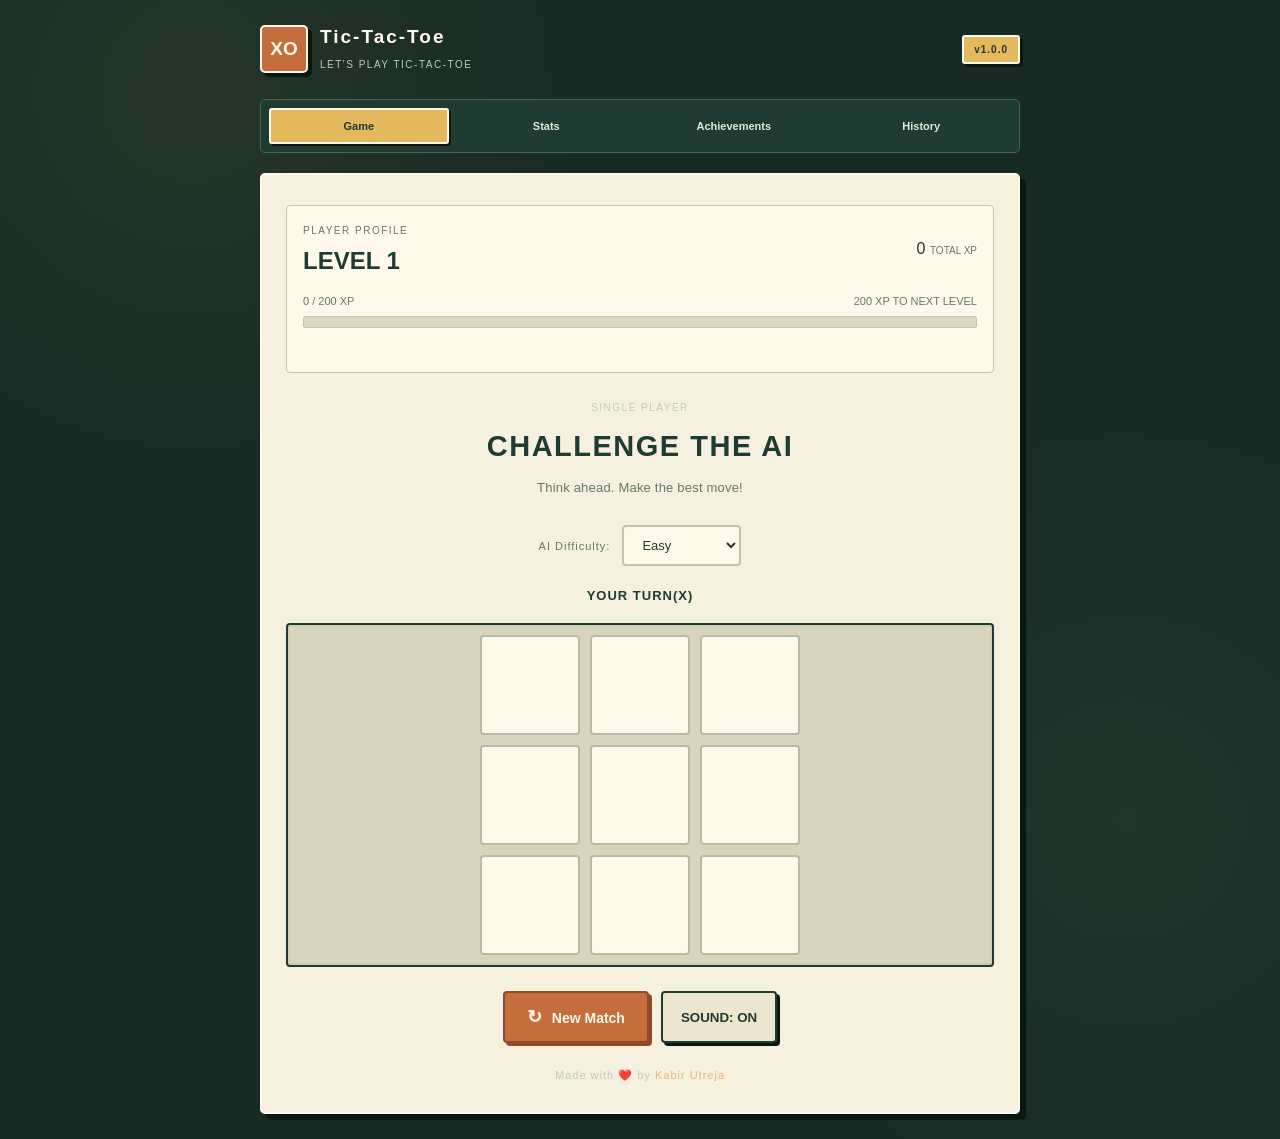
<file: Tic-Tac-Toe/project files/index.html>
<!DOCTYPE html>
<html lang="en">
<head>
    <meta charset="UTF-8">
    <meta name="viewport" content="width=device-width, initial-scale=1.0">
    <title>Tic-Tac-Toe Arena</title>
    <link rel="stylesheet" href="styles.css">
</head>
<body>
    
    <main class = "game-container">
        <header class = "top-bar">
            <div class = "brand">
            <div class = "brand-icon">XO</div>
            <div>
            <h1>Tic-Tac-Toe</h1>
            <p class = "subtitle">LET'S PLAY TIC-TAC-TOE</p>
            </div>
            </div>
            <div class = "version-tag">v1.0.0</div>
        </header>
        <nav class = "main-nav">
            <button class = "nav-tab active" data-tab="gameView">Game</button>
            <button class = "nav-tab" data-tab="statsView">Stats</button>
            <button class = "nav-tab" data-tab="achievementsView">Achievements</button>
            <button class = "nav-tab" data-tab="historyView">History</button>
        </nav>
        <section class = "game-panel" id="gameView">
            <div class="player-level-card" id="playerLevelCard">
                <div class="player-level-top">
                    <div>
                        <p class="eyebrow">PLAYER PROFILE</p>
                        <h2>LEVEL <span id="playerLevel">1</span></h2>
                    </div>
                    <div class="player-xp-total"><span id="playerTotalXP">0</span>
                    <small>TOTAL XP</small>
                    </div>
                </div>
                <div class="player-xp-info">
                    <span id="playerCurrentXP">0 XP</span>
                    <span id="playerNextLevelXP">200 XP TO NEXT LEVEL</span>
                </div>
                <div
                class="player-xp-track" role="progressbar" aria-label="Progress toward next level" aria-valuemin="0" aria-valuemax="100" aria-valuenow="0" id="playerXPProgress">
             <div class="player-xp-fill" id="playerXPBar">

             </div>
            </div>
              <p id="levelUpMessage" class="level-up-message" aria-live="polite"></p>
            </div>
            <div class = "game-heading">
                <p class = "eyebrow">SINGLE PLAYER</p>
                <h2>Challenge the AI</h2>
                    <p class = "description">Think ahead. Make the best move!</p>
            </div>
            <div class = "settings">
                <label for="difficulty">AI Difficulty:</label>
                <select id="difficulty">
                    <option value="easy">Easy</option>
                    <option value="medium">Medium</option>
                    <option value="unbeatable">Unbeatable</option>
                </select>
            </div>
            <div class = "status-panel">
                <span class = "status-dot"></span>
                <h2 id = "status" role="status" aria-live="polite">Your Turn(X)</h2>
            </div>
            <div class = "board" id="board">
                <div class = "cell" data-index="0" role="button" tabindex="0" aria-label="Square 1, empty"></div>
                <div class = "cell" data-index="1" role="button" tabindex="0" aria-label="Square 2, empty"></div>
                <div class = "cell" data-index="2" role="button" tabindex="0" aria-label="Square 3, empty"></div>
                <div class = "cell" data-index="3" role="button" tabindex="0" aria-label="Square 4, empty"></div>
                <div class = "cell" data-index="4" role="button" tabindex="0" aria-label="Square 5, empty"></div>
                <div class = "cell" data-index="5" role="button" tabindex="0" aria-label="Square 6, empty"></div>
                <div class = "cell" data-index="6" role="button" tabindex="0" aria-label="Square 7, empty"></div>
                <div class = "cell" data-index="7" role="button" tabindex="0" aria-label="Square 8, empty"></div>
                <div class = "cell" data-index="8" role="button" tabindex="0" aria-label="Square 9, empty"></div>
            </div>
            <div class="game-buttons">
                <button id="reset" class="reset-button"><span>↻ </span>New Match</button>
                <button id="sound-toggle" class="sound-button" type="button">SOUND: ON</button>
            </div>
                
                <p class = "footer">Made with ❤️ by <a href = "https://github.com/kabirutreja" target="_blank">Kabir Utreja</a></p>
        </section>
        <section class = "placeholder-panel stats-panel" id="statsView" hidden>
            <div class="page-heading">
               <p class="eyebrow">YOUR PERFORMANCE IN LAST 10 GAMES</p>
               <h2>Game Statistics</h2>
               <p>Every match tells a story.</p>
            </div>
             
            <div class="stats-grid">
                <div class="stat-card">
                    <P>Matches</P>
                    <h3 id="statTotal">0</h3>
                </div>

                <div class="stat-card">
                    <p>Wins</p>
                    <h3 id="statWins">0</h3>
                </div>
                
                <div class="stat-card">
                    <p>Losses</p>
                    <h3 id = "statLosses">0</h3>
                </div>

                <div class="stat-card">
                    <p>Draws</p>
                    <h3 id = "statDraws">0</h3>
                </div>
            </div>
                <div class="win-rate-card">
                    <div class="win-rate-heading">
                        <span>Win rate</span>
                        <strong id="statWinRate">0%</strong>
                    </div>
                    <div class="progress-track">
                        <div id="winRateBar"
                        class="progress-fill"></div>
                    </div>
                    <p>Wins divided by all completed matches.</p>
                </div>
                    <div class="difficulty-stats">
                        <h3>Performance by difficulty</h3>
                        <div class="difficulty-row">
                            <span>Easy</span>
                            <strong id="easyStats">0 matches</strong>
                        </div>
                        <div class="difficulty-row">
                            <span>Medium</span>
                            <strong id="mediumStats">0 matches</strong>
                        </div>
                        <div class="difficulty-row">
                            <span>Unbeatable</span>
                            <strong id="unbeatableStats">0 matches</strong>
                        </div>
                    </div>
                    <p class="stats-note" id="statsNote">Your completed matches will appear here.</p>
        </section>
            
            
            
            
        <section class = "placeholder-panel" id="achievementsView" hidden>
            <p class="eyebrow">YOUR REWARDS</p>
            <h2>Achievements</h2>
            <p>Complete challenges and unlock rewards.</p>
            <div id="achievementList" class="achievement-grid"></div>
            <p id="achievementSummary">0 / 4 BADGES UNLOCKED</p>
        </section>
        <section class = "placeholder-panel" id="historyView" hidden>
            
            <h2>Match History</h2>
            <p class="panel-description">Your recently completed matches.</p>
            <div id="historyList">
                <p>No matches played yet. Finish a game to see it here!</p>
            </div>
            
        </section>
    </main>
    <script src="script.js"></script>
    <div id="achievementToast" class="achievement-toast" role="status" aria-live="polite">
        <div class="toast-icon">YAY!</div>
        <div class="toast-text">
            <p>ACHIEVEMENT UNLOCKED</p>
            <h3 id="toastAchievementName">FIRST VICTORY</h3>
        </div>
    </div>
</body>
</html>
</file>
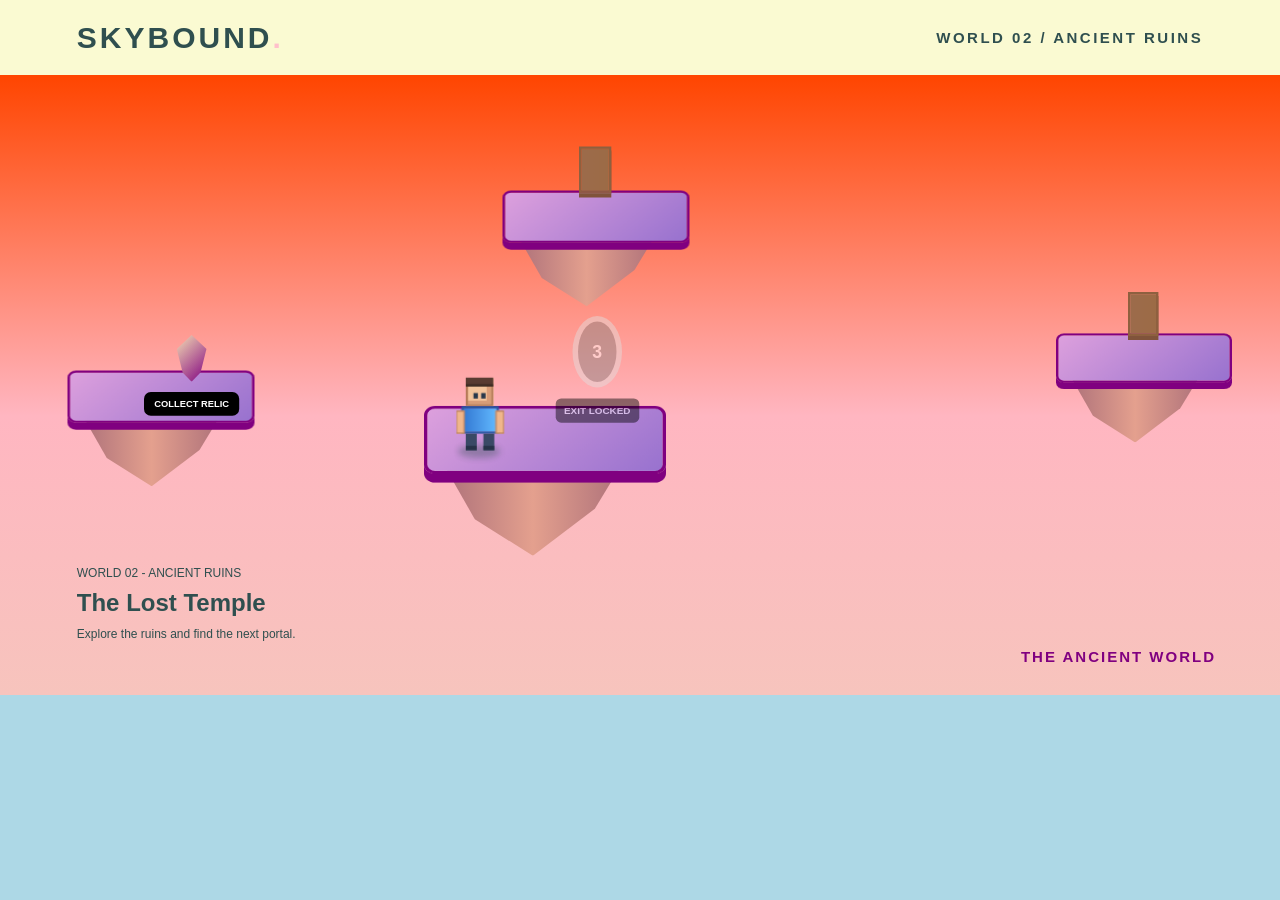
<file: css-fps/level2.html>
<!DOCTYPE html>
<html lang="en">
<head>
    <meta charset="UTF-8">
    <meta name="viewport" content="width=device-width, initial-scale=1.0">
    <title>SKYBOUND - Ancient ruins</title>
    <link rel="stylesheet" href="styles.css">
</head>
<body>
    <header class="topbar">
        <h1>SKYBOUND<span>.</span></h1>
        <p>WORLD 02 / ANCIENT RUINS</p>
    </header>

    <main class="game ruins">
        <input type="checkbox" id="relic-collected">
        <input type="checkbox" id="level-complete">

        <div class="ruins-sun"></div>

        <div class="ruins-world">
            <div class="ruins-island ruins-far">
                <div class="ruins-rock"></div>
                <div class="ruins-grass"></div>
                
                <div class="ruins-column"></div>
            </div>

            <div class="ruins-island ruins-left">
                <div class="ruins-rock"></div>
                <div class="ruins-grass"></div>
                

                <label for="relic-collected" class="ruins-crystal-pickup">
                    <span class="ruins-crystal"></span>
                    <span class="relic-prompt">COLLECT RELIC</span>
                </label>
            </div>

            <div class="ruins-island ruins-main">
                <div class="ruins-rock"></div>
                <div class="ruins-grass"></div>
                

                <div class="character">
                    <div class="character-shadow"></div>

                    <div class="player-head">
                        <div class="player-hair"></div>
                        <div class="player-eye eye-left"></div>
                        <div class="player-eye eye-right"></div>
                    </div>

                    <div class="player-body">
                        <div class="backpack"></div>
                        <div class="player-arm arm-left"></div>
                        <div class="player-arm arm-right"></div>
                    </div>

                    <div class="player-legs">
                        <div class="player-leg leg-left"></div>
                        <div class="player-leg leg-right"></div>
                    </div>
                </div>

                <label for="level-complete" class="ruins-exit">
                    <span class="exit-number">3</span>
                    <span class="exit-prompt exit-locked">EXIT LOCKED</span>
                    <span class="exit-prompt exit-unlocked">ENTER PORTAL</span>
                </label>
            </div>

            <div class="ruins-island ruins-right">
                <div class="ruins-rock"></div>
                <div class="ruins-grass"></div>
                
                <div class="ruins-column"></div>
            </div>
        </div>

        <section class="ruins-hud">
            <p>WORLD 02 - ANCIENT RUINS</p>
            <h2>The Lost Temple</h2>
            <p>Explore the ruins and find the next portal.</p>
            
        </section>

        <div class="ruins-label">THE ANCIENT WORLD</div>

        <section class="completion-screen">
            <div class="completion-card">
                <p class="completion-tag">WORLD 02 COMPLETE</p>
                <h2>ANCIENT RUINS</h2>
                <p>You found the lost portal.</p>
                
                <a href="menu.html" class="completion-button">RETURN TO WORLDS</a>
                <a href="index.html" class="completion-link">REPLAY WORLD 01</a>
            </div>
        </section>
    </main>
</body>
</html>
</file>
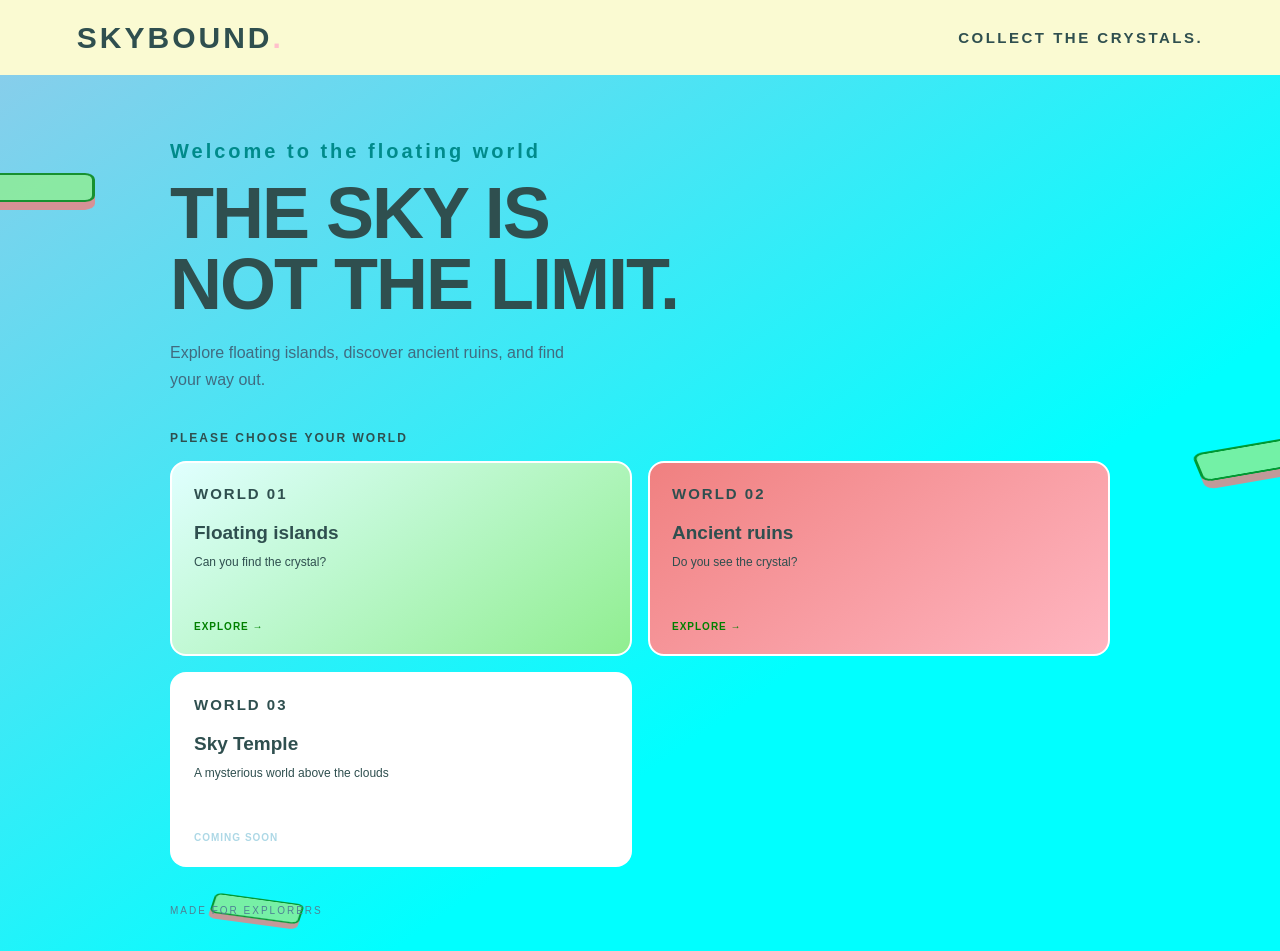
<file: css-fps/menu.html>
<!DOCTYPE html>
<html lang="en">
<head>
    <meta charset="UTF-8">
    <meta name="viewport" content="width=device-width, initial-scale=1.0">
    <title>Main-menu</title>
    <link rel="stylesheet" href="styles.css">
</head>
<body class="menu-page">
   <header class="topbar">
        <h1>SKYBOUND<span>.</span></h1>
        <p>COLLECT THE CRYSTALS.</p>
    </header>
    <main class="menu-world">
        <div class="sun"></div>
        <div class="menu-content">
            <p class="menu-tag">Welcome to the floating world</p>
            <h2>THE SKY IS<br>NOT THE LIMIT.</h2>
            <p class="menu-description">Explore floating islands, discover ancient ruins, and find your way out.</p>
            <h3>PLEASE CHOOSE YOUR WORLD</h3>
            <div class="level-cards">
                <a href="index.html" class="level-card level-one"><span class="level-number">WORLD 01</span><strong>Floating islands</strong>
                <span>Can you find the crystal?</span> <span class="level-play">EXPLORE →</span>
                </a>

                <a href="level2.html" class="level-card level-two"><span class="level-number">WORLD 02</span><strong>Ancient ruins</strong>
                <span>Do you see the crystal?</span> <span class="level-play">EXPLORE →</span>
</a>

                <div class="level-card level-locked"> <span class="level-number">WORLD 03</span><strong>Sky Temple</strong>
                <span>A mysterious world above the clouds</span><span class="level-play">COMING SOON</span></div>
                
            </div>
            <p class="menu-footer">MADE FOR EXPLORERS</p>
        </div>
        <div class="menu-island island-a"></div>
        <div class="menu-island island-b"></div>
        <div class="menu-island island-c"></div>
    </main>
</body>
</html>
</file>
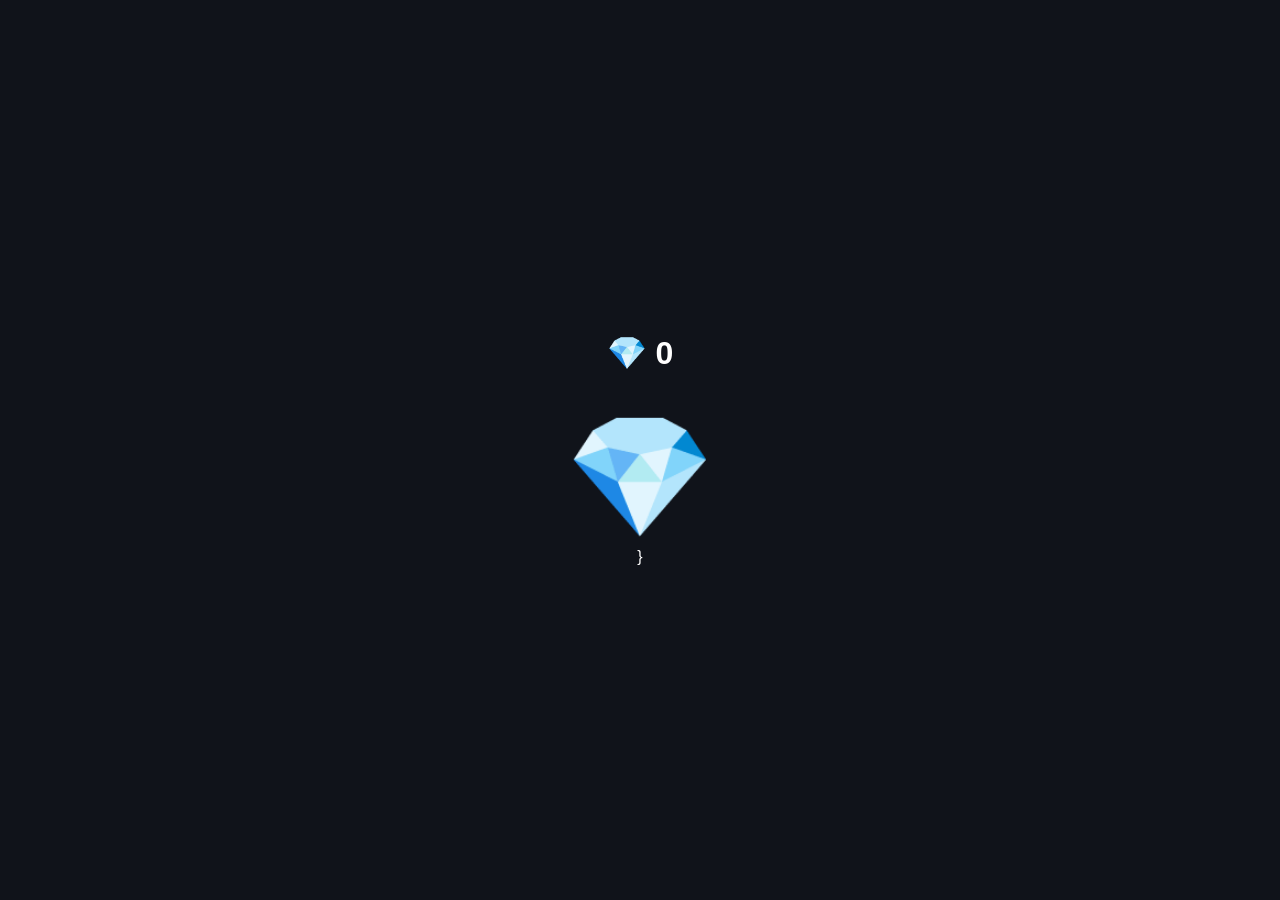
<file: Shards clicker/Scripts/GameUI.html>
<!DOCTYPE html>
<html>
  <head>
    <style>
      body
      {
        margin: 0;
        height: 100vh;
        background: #10131a;
        color: white;
        font-family: Arial, sans-serif;
        display: flex;
        flex-direction: column;
        align-items: center;
        justify-content: center;
        overflow: hidden;
      }
      #counter
      {
        font-size: 32px;
        font-weight: bold;
        margin-bottom: 35px;
      }
      
      #crystal
      {
        font-size: 120px;
        cursor: pointer;
        user-select: none;
        transition: transform 0.08s ease;
      }
      #crystal:active
      {
        transform: scale(0.85);
      }
      .floatText
      {
        position: absolute;
        color: #8be9ff;
        font-size: 24px;
        font-weight: bold;
        pointer-events: none;
        animation: floatUp 0.8s ease-out forwards;
      }
      @keyframes floatUp
      {
       0%
       {
        opacity: 1;
        transform: translateY(0) scale(1);
       }
       100%
       {
        opacity: 0;
        transform: translateY(-80px) scale(1.2);
       }
      }

      .clickEffect
      {
        animation: crystalPop 0.15s ease;
      }
      @keyframes crystalPop
      {
        0% {transform: scale(1); }
        50% {transform: scale(1.18); }
        100% {transform: scale(1); }
      }
      </style>
   
  </head>
  <body>
    <div id="counter">💎 0</div>
    <div id="crystal" onclick="clickCrystal()">
      💎
      </div>

      <script>
        let shards = 0;
        function clickCrystal()
        {
          shards++
          updateCounter();
          crystalAnimation();
          floatingText();
          google.script.run.clickCrystal()
        }
        function updateCounter()
        {
          document.getElementById("counter").innerText = "💎 " + shards;
        }
        function crystalAnimation()
        {
          const crystal = document.getElementById("crystal");
          crystal.classList.add("clickEffect");
        }
        function floatingText()
        {
          const text = document.createElement("div");
          text.className = "floatText";
          text.innerText = "+1 💎"
          text.style.left = (window.innerHeight/ 2-40) + "px";
          document.body.appendChild(text);
          setTimeout(function(){text.remove();}, 800);
          </script>
        }
    
  </body>
</html>
</file>
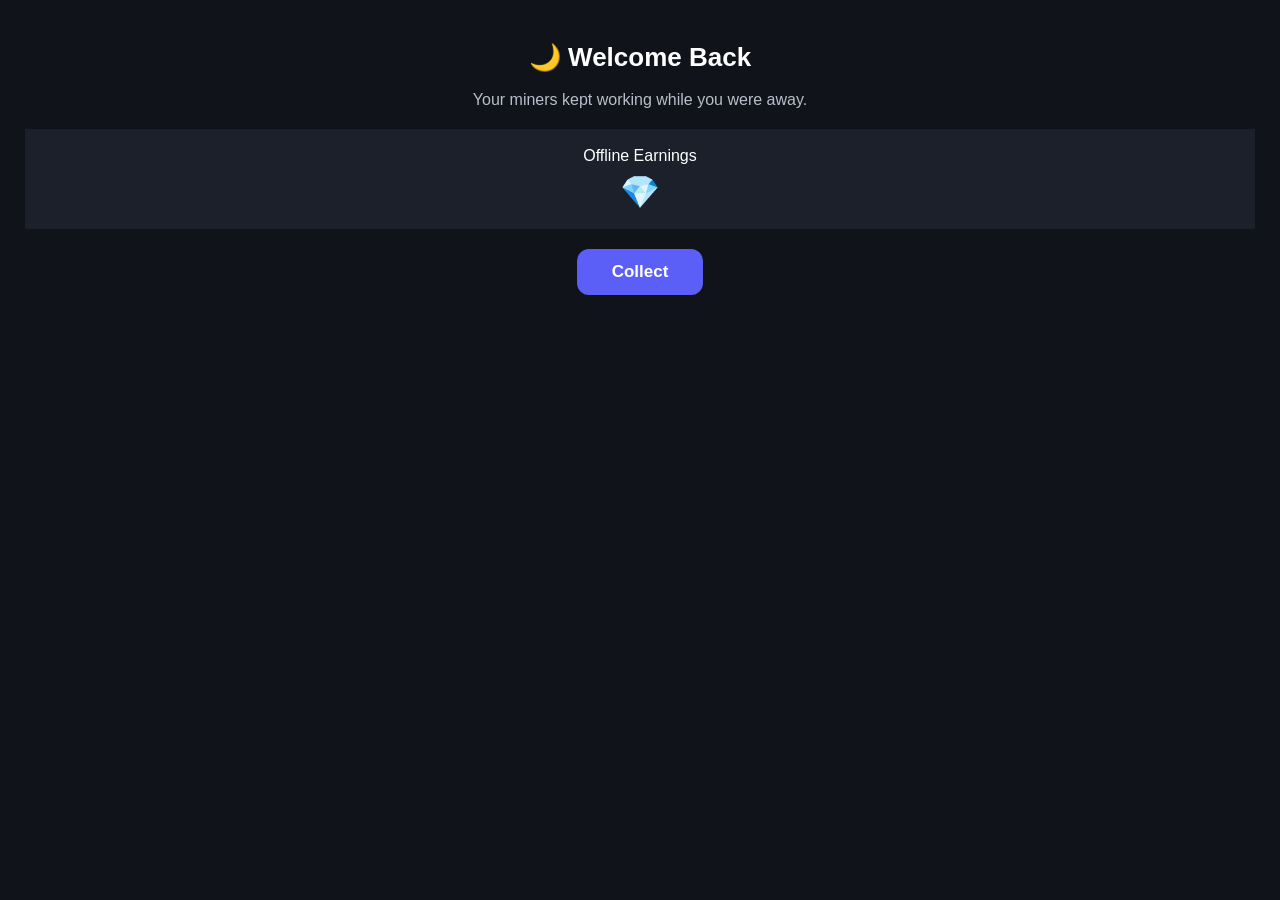
<file: Shards clicker/Scripts/OfflineEarnings.html>
<!DOCTYPE html>
<html>
  <head>
    <style>
      body{
        font-family: Arial, sans-serif;
        text-align: center;
        background: #10131a;
        color: white;
        padding: 25px;
        margin: 0;
      }
      h1
      {
        margin-bottom: 5px 0 10px;
        font-size: 26px;
      }
      p{
        color: #b8beca;
        margin-bottom: 20px;
      }

      .reward
      {
        background: #1b202b;
        border: 1px solid #303746
        border-radius: 18px;
        padding: 18px;
        margin: 20px 0;
      }
      .amount
      {
        font-size: 32px;
        font-weight: bold;
        margin-top: 8px;
      }
      button
      {
        background: #5b5ff7;
        color: white;
        border: none;
        border-radius: 12px;
        padding: 13px 35px;
        font-size: 17px;
        font-weight: bold;
        cursor: pointer;
        transition: 0.2s;
      }
      button:hover
      {
        background: #7074ff;
        transform: scale(1.03);
      }
      button:active
      {
        transform: scale(0.97);
      }
      </style>

  </head>
  <body>
    <h1>🌙 Welcome Back</h1>
    <p>Your miners kept working while you were away.</p>
    <div class="reward">
      <div>Offline Earnings</div>
    <div class="amount">
    💎 <?= offlineShards ?>
    </div>
    </div>
    
    <button onclick="collect()">
    Collect
    </button>
    
    <script>

    function collect()
    {
      google.script.run.withSuccessHandler(function(){google.script.host.close();}).collectOfflineEarnings();
    }
    </script>
  </body>
</html>
</file>
<file: css-fps/styles.css>
* 
{
    margin: 0;
    padding: 0;
    box-sizing: border-box;
}

body 
{
    background: lightblue;
    color: darkslategray;
    font-family: Arial, sans-serif;
    overflow-x: hidden;
}
.topbar 
{
    height: 75px;
    padding: 0 6%;
    display: flex;
    align-items: center;
    justify-content: space-between;
    background: lightgoldenrodyellow;
    position: relative;
    z-index: 5;
}

.topbar h1 
{
    font-size: 30px;
    letter-spacing: 3px;
}

.topbar h1 span 
{
    color: pink;
}

.topbar p 
{
    font-size: 15px;
    letter-spacing: 2.5px;
    font-weight: bold;
}


.game 
{
    
    position: relative;
    overflow: hidden;
    background: linear-gradient(skyblue,cornflowerblue 80%,darkcyan);
    
}

.sky 
{
    position: absolute;
    inset: 0;
    /*background: radial-gradient(ellipse at 20% 25%,#ffffffbb,transparent 22%), radial-gradient(ellipse at 85% 40% #ffffffaa, transparent 19%);*/
}

.sun 
{
    position: absolute;
    top: 60px;
    right: 15%;
    width: 105px;
    height: 105px;
    background: radial-gradient(ellipse at 20% 25%,orangered);
    border-radius: 50%;
    
}



.world 
{
    position: relative;
    width: 100%;
    height: 620px;
    transform-style: preserve-3d;
    
}


.island 
{
    position: absolute;
    width: 230px;
    height: 130px;
    transform-style: preserve-3d;
}

.grass 
{
    position: absolute;
    width: 100%;
    height: 100%;
    top: -8px;

    background: linear-gradient( 145deg, lightgreen, #65cc6c 40%, #37a85d);
 border: 3px solid darkgreen;
    border-radius: 15px;

    transform: rotateX(55deg) translateZ(32px);
    transform-origin: center center;
 box-shadow: 0 10px 0 darkgreen, 0 0px 0px darkgreen;
}
.pink-grass 
{
    position: absolute;
    width: 100%;
    height: 100%;
    top: -8px;

    background: linear-gradient( 145deg, pink, #e77fdf 40%, #ec8de4);
 border: 3px solid palevioletred;
    border-radius: 15px;

    transform: rotateX(55deg) translateZ(32px);
    transform-origin: center center;
 box-shadow: 0 10px 0 palevioletred, 0 0px 0px palevioletred;
}

.rock 
{
    position: absolute;
    left: 5%;
    top: 45px;
    width: 90%;
    height: 100px;

    clip-path: polygon( 5% 0, 95% 0, 85% 30%, 75% 55%, 60% 78%, 50% 88%, 35% 76%, 20% 55%,  10% 30%);

    background: linear-gradient(90deg, #9c674f, #d5a07c 45%, #bd8564 75%,#936048);

    

    transform: translateZ(-5px);
    
}

.island-back 
{
    top: 100px;
    left: 37%;
    transform: scale(.75);
}

.island-left 
{
    top: 275px;
    left: 5%;
    transform: scale(.82);
}

.island-main 
{
    top: 330px;
    left: 34%;
    z-index: 2;
    transform: scale(1.15);
}

.island-right 
{
    top: 250px;
    right: 1%;
    transform: scale(.8);
}


.tree 
{
    position: absolute;
    left: 45px;
    top: -55px;
    width: 65px;
    height: 95px;
    transform-style: preserve-3d;
    transform: translateZ(30px);
}
.tree
{
  width: 72px;
  height: 105px;
  transform-style: flat;
  transform: translateZ(20px);
}




.trunk 
{
    position: absolute;
    width: 20px;
    height: 42px;
    left: 23px;
    top: 43px;
    left: 26px;
    background: #98603f;
    border-left: 4px solid #bd855b;
    border-right: 4px solid #71452f;
    transform: none;
    transform-style: preserve-3d;
}

.trunk-face 
{
    position: absolute;
    width: 18px;
    height: 48px;
    background: #a66b45;
    border: 1px solid #75462f;
    display: none;
}

.trunk-face.front 
{
    transform: translateZ(9px);
}

.trunk-face.back {
    transform: rotateY(180deg) translateZ(9px);
}

.trunk-face.left
 {
    background: #815034;
    transform: rotateY(-90deg) translateZ(9px);
}

.trunk-face.right 
{
    background: #c38a5a;
    transform: rotateY(90deg) translateZ(9px);
}


.leaves 
{
    position: absolute;
    left: 3px;
    top: 0;
transform: none;
background: #42bd70;
border: 2px solid #299452;
box-shadow: 5px 5px 0 #27864f;
    width: 66px;
    height: 58px;
    transform-style: preserve-3d;
}

.pink-tree .leaves {
    background: #ff91b9;
    border-color: #e56d99;
    box-shadow: 5px 5px 0 #cf5686;
}

.pink-tree .leaves::before {
    background: #d65386;
}

.pink-tree .leaves::after {
    background: #ffc0d6;
}


.leaf-face 
{
    position: absolute;
    width: 65px;
    height: 55px;
    background: #44c878;
    border: 2px solid #269857;
    display: none;
}

.leaf-face.front 
{
    transform: translateZ(20px);
}

.leaf-face.back 
{
    background: #248c55;
    transform: rotateY(180deg) translateZ(20px);
}

.leaf-face.left 
{
    width: 40px;
    left: -20px;
    background: #32a962;
    transform: rotateY(-90deg) translateZ(20px);
}

.leaf-face.right 
{
    width: 40px;
    left: 45px;
    background: #65d985;
    transform: rotateY(90deg) translateZ(20px);
}

.leaf-face.top 
{
    height: 40px;
    top: -20px;
    background: #91e99b;
    transform: rotateX(90deg) translateZ(20px);
}


.pink-tree .leaf-face 
{
    background: #ff8fb7;
    border-color: #e56e9a;
}

.pink-tree .leaf-face.back 
{
    background: #d95488;
}

.pink-tree .leaf-face.left 
{
    background: #f178a4;
}

.pink-tree .leaf-face.right 
{
    background: #ffb2ce;
}

.pink-tree .leaf-face.top 
{
    background: #ffc4d9;
}
.platform 
{
    position: absolute;
    width: 95px;
    height: 75px;
    left: 65px;
    top: -35px;

    background: #d58d50;
    border: 3px solid #b76b3e;
    border-radius: 5px;

    transform-style: preserve-3d;
    transform: translateZ(18px) rotateX(55deg);
    box-shadow: 0 7px 0 #a85f3c;
}

.platform-top 
{
    position: absolute;
    inset: 0;

    background: linear-gradient(
        135deg,
        #fff0b9,
        #ffd58b
    );

    border: 2px solid #ffe7ad;
}

.portal 
{
    position: absolute;
    top: -95px;
    left: 95px;
    width: 45px;
    height: 70px;
background: #64d9ff22;
    border: 7px solid #39a8ff;
    border-radius: 50%;

    transform: translateZ(25px);
    box-shadow: 0 0 12px #63c7ff, inset 0 0 12px #63c7ff;

    animation: portalGlow 2s infinite alternate;
}

.character {
    position: absolute;
    top: -18px;
    left: 28px;
    width: 42px;
    height: 70px;
    z-index: 4;

    transform: translateZ(40px);
    transform-style: preserve-3d;

    animation: playerIdle 2.2s ease-in-out infinite;
}

/* Shadow under the player */

.character-shadow {
    position: absolute;
    left: 3px;
    bottom: -2px;
    width: 38px;
    height: 12px;
    background: #244a4255;
    border-radius: 50%;
    filter: blur(3px);
}

/* Head and hair */

.player-head {
    position: absolute;
    top: 0;
    left: 10px;
    width: 25px;
    height: 25px;

    background: #f4c59c;
    border: 2px solid #b57b58;
    box-shadow: inset -4px -3px #d99d78;
}

.player-hair {
    position: absolute;
    left: -2px;
    top: -3px;
    width: 25px;
    height: 8px;
    background: #593b31;
    border-bottom: 2px solid #392820;
}

.player-eye {
    position: absolute;
    top: 11px;
    width: 4px;
    height: 5px;
    background: #27384b;
}

.eye-left {
    left: 5px;
}

.eye-right {
    right: 5px;
}

/* Body and backpack */

.player-body {
    position: absolute;
    top: 25px;
    left: 6px;
    width: 34px;
    height: 25px;

    background: linear-gradient(90deg, #3479d4, #62b9ff);
    border: 2px solid #2857a0;
}



.player-arm {
    position: absolute;
    top: 2px;
    width: 8px;
    height: 21px;
    background: #f0b68b;
    border: 1px solid #b57b58;
}

.arm-left {
    left: -7px;
}

.arm-right {
    right: -7px;
}

/* Legs and shoes */

.player-legs {
    position: absolute;
    top: 50px;
    left: 10px;
    width: 26px;
    height: 17px;
}

.player-leg {
    position: absolute;
    top: 0;
    width: 10px;
    height: 15px;
    background: #394965;
    border-bottom: 4px solid #263247;
}

.leg-left {
    left: 0;
}

.leg-right {
    right: 0;
}

/* Idle animation */

@keyframes playerIdle {
    0%, 100% {
        translate: 0 0;
    }

    50% {
        translate: 0 -3px;
    }
}

.hud 
{
    position: absolute;
    bottom: 55px;
    left: 6%;
    z-index: 3;

    padding: 22px;
    background: lightyellow;
    border: 2px solid white;
    border-radius: 14px;
    
}

.hud p 
{
    font-size: 12px;
    font-weight: bold;
    margin-bottom: 8px;
    color: grey;
}

.hud h2 
{
    margin-bottom: 8px;
    font-size: 22px;
}



@keyframes float 
{
    0%, 100% {
        translate: 0 0;
    }

    50% {
        translate: 0 -10px;
    }
}

@media (max-width: 650px) 
{
    .topbar p {
        font-size: 8px;
    }

    .world 
    {
        transform: scale(.75) rotateX(8deg);
        transform-origin: top center;
    }

    .hud 
    {
        bottom: 25px;
        left: 4%;
    }

    .hint 
    {
        display: none;
    }
}
.stone
{
  position: absolute;
  width: 85px;
  height: 85px;
  transform-style: preserve-3d;
  background: #dfb17c;
  border: 3px solid #a9754d;
  border-radius: 5px;
  box-shadow: 0 8px 0 #9b6846;
}
.stone-top
{
  position: absolute;
  inset: 0;
  background: linear-gradient(135deg, #ffe6a9, #edbb7d);
  border: 2px solid #fff0c2;
}
.stone-one
{
  top: 275px;
  left: 25%;
  transform: rotateX(12deg) rotateZ(-8px);
}
.stone-two
{
  top: 220px;
  left: 49%;
  transform: rotateX(12deg) rotateZ(5px);
}
.stone-three
{
  top: 310px;
  left: 10%;
  transform: rotateX(12deg) rotateZ(-5px);
}
.stone-one {
    transform: rotate(-8deg);
}

.stone-two {
    transform: rotate(5deg);
}

.stone-three {
    transform: rotate(-5deg);
}


.crystal
{
  position: absolute;
  top: 220px;
  left: 85vw;
  width: 32px;
  height: 45px;
  transform-style: preserve-3d;
  animation: crystalFloat 2s ease-in-out infinite;
}
.crystal-face
{
  position: absolute;
  width: 32px;
  height: 45px;
  clip-path: polygon(50% 0, 100% 30%, 80% 80%, 50% 100%, 20% 80%, 0 30%);
  border: 1px solid white;
}
.crystal-front
{
  background: linear-gradient(135deg, #d8ffff, #35caff);
  transform: translateZ(8px);
}
.crystal-back
{
  background: #398eea;
  transform: rotateY(180deg) translateZ(8px);
}
.crystal-left
{
  background: #54a9ff;
  transform: rotateY(-90deg) translateZ(8px);
}
.crystal-right
{
  background: #b6fbff;
  transform: rotateY(90deg) translateZ(8px);
}
.checkpoint
{
  position: absolute;
  top: 155px;
  left: 57%;
  width: 100px;
  height: 75px;
  display: flex;
  flex-direction: column;
  align-items: center;
  justify-content: center;
  gap: 8px;
  color: #2879a9;
  font-size: 8px;
  font-weight: bold;
  letter-spacing: 1px;
}
.checkpoint-ring
{
  width: 42px;
  height: 42px;
  border: 5px solid #40c9ff;
  animation: portalGlow 2s infinite alternate;
}
@keyframes crystalFloat
{
  0%, 100%
  {
    translate: 0 0;
  }
  50%
  {
    translate: 0 -10px;
  }
}
.game > input[type="radio"],.game > input[type="checkbox"]
{
  position: absolute;
  width: 1px;
  height: 1px;
  opacity: 0;
  pointer-events:  none;
}



.world > .character {
    position: absolute;
    z-index: 15;
    left: 36%;
    top: 285px;
    width: 42px;
    height: 70px;
    transform: none;
    transition: left 0.35s ease, top 0.35s ease;
}

#route-left:checked ~ .world > .character {
    left: 11%;
    top: 220px;
    animation: jumpLeft .55s ease-out;
}

#route-main:checked ~ .world > .character {
    left: 36%;
    top: 285px;
    animation: jumpMain .55s ease-out;
}

#route-right:checked ~ .world > .character {
    left: 87%;
    top: 205px;
    animation: jumpRight .55s ease-out;
}




.game-controls {
    position: absolute;
    z-index: 30;
    right: 4%;
    bottom: 65px;
    max-width: 95%;
    padding: 14px;
    background: wheat;
    border: 2px solid white;
    border-radius: 12px;
}


.jump-buttons {
    display: flex;
    flex-wrap: wrap;
    gap: 8px;
}

.jump-buttons label {
    display: inline-block;
    padding: 10px 12px;
    background: lightcyan;
    color: darkcyan;
    border: 1px solid cyan;
    border-radius: 7px;
    cursor: pointer;
    font-size: 12px;
    font-weight: bold;
}

.jump-buttons label:hover {
    background: #c6edff;
}

#route-left:checked ~ .game-controls label[for="route-left"],
#route-main:checked ~ .game-controls label[for="route-main"],
#route-right:checked ~ .game-controls label[for="route-right"] {
    background: green;
    color: white;
}
.crystal-pickup .crystal
{
    position: relative;
    display: block;
    width: 32px;
    height: 45px;
    margin: 0 auto 8px;
    animation: crystalFloat 2s ease-in-out infinite;
}
.collect-prompt
{
    display: inline-block;
    padding: 5px 7px;
    border-radius: 5px;
    background: lightcyan;
    color: darkcyan;
    font-size: 10px;
    font-weight: bold;
    letter-spacing: .5px;
    opacity: 0;
    cursor: pointer;
}

#route-right:checked ~ .world .crystal-pickup
{
    pointer-events: auto;
    cursor: pointer;
    opacity: 1;
   display: none;
}

.world .portal
{
    pointer-events: none;
    opacity: .45;
    cursor: not-allowed;
    transition: opacity .25s ease, filter .25s ease;
}
#crystal-collected {
  display: none;
}
#crystal-collected:checked ~ .world .crystal-pickup,
#crystal-collected:checked ~ .world .collect-prompt {
    display: none !important;
    pointer-events: none;
}

#crystal-collected:checked ~ .world .portal
{
    opacity: .45;
}

#crystal-collected:checked ~ #route-main:checked ~ .world .portal
{
    pointer-events: none;
    opacity: 1;
    cursor: pointer;
}

.portal-prompt
{
    display: block;
    position: absolute;
    top: 50x;
    left: 50%;
    transform: translateX(-50%);
    white-space: nowrap;
    padding: 5px 8px;
    background: lightcyan;
    border-radius: 5px;
    color: darkcyan;
    font-size: 10px;
    font-weight: bold;
    opacity: 0;
}

#crystal-collected:checked ~ #route-main:checked ~ .world .portal-prompt
{
    opacity: 1;
}

@media(prefers-reduced-motion: reduce)
{
    .world>.character, .crystal-pickup .crystal{
        animation: none;
        transition: none;
    }
}
a.portal
{
    display: block;
    text-decoration: none;
    cursor: pointer;
    transition: transform 0.25s ease, filter 0.25s ease;
}
a.portal:hover
{
    transform: translateZ(25px) scale(1.12);
    filter: brightness(1.25);
}
.portal-ring
{
    display: block;
    width: 100%;
    height: 100%;
    border: 3px solid #b6f2ff;
    border-radius: 50%;
    
}
.ruins
{
    background: linear-gradient(orangered, lightpink 55%, #f7c4bd);
}
.ruins-sun
{
    position: absolute;
    top: 55px;
    right: 15%;
    width: 100px;
    height: 100px;
    
    border-radius: 50%;
    
    background: radial-gradient(ellipse at 20% 25%,#fff0a8);
    
}
.ruins-world
{
    position: relative;
    height: 620px;
}
.ruins-grass
{
    position: absolute;
    width: 100%;
    height: 75px;
    background: linear-gradient(135deg, plum, #9872cf);
    border: 3px solid purple;
    border-radius: 10px;
    transform: rotateX(35deg);
    box-shadow: 0 10px 0 purple ,0 0px 0px purple;
}
.ruins-island
{
    position: absolute;
    width: 220px;
    height: 130px;
}

.ruins-rock
{
    position: absolute;
    top: 48px;
    left: 5%;
    width: 80%;
    height: 95px;
    background: linear-gradient(90deg, #a96d78, #e4a08e, #a96d78);
    clip-path: polygon(0 0, 100% 0, 82% 55%, 50% 100%, 20% 65%);
    transform: rotateY(180);
}
.ruins-far
{
    top: 100px;
    left: 38%;
    transform: scale(.85);
}
.ruins-left
{
    top: 280px;
    left: 4%;
    transform: scale(.85);
}
.ruins-main
{
    top: 330px;
    left: 34%;
    transform: scale(1.1);
}
.ruins-right
{
    top: 240px;
    right: 2%;
    transform: scale(.8);
}
.ruins-column
{
    position: absolute;
    top: -45px;
    left: 90px;
    width: 38px;
    height: 55px;
    background: linear-gradient(90deg, #9c6b4b, #9c6b46);
    border: 3px solid #8e603f;
    box-shadow: 0 5px 0 #80533b;
}
.ruins-crystal
{
position: absolute;
top: -35px;
left: 90px;
width: 35px;
height: 55px;
background: linear-gradient(135deg, wheat, purple);
clip-path: polygon(
    50% 0,
    100% 30%,
    80% 80%,
    50% 100%,
    20% 80%,
    0 30%
);
animation: crystalFloat 2s ease-in-out infinite;

}
       .ruins-player
       {
        position: absolute;
        top: -25px;
        left: 30px;
        width: 30px;
        height: auto65px;
       }
       .ruins-head
       {
        width: 25px;
        height: 25px;
        background: #f4c59c;
        border: 2px solid #a66d53;

       }
       .ruins-body
       {
        width: 30px;
        height: 24px;
        background: blue;
        border: 2px solid lightblue;
       }
       .ruins-legs
       {
        width: 24px;
        height: 15px;
        background: gray;
       }
      
       .ruins-hud
       {
        position: absolute;
        left: 6%;
        bottom: 45px;
       }
       .ruins-hud p{
        margin-bottom: 9px;
        font-size: 12px;
        color: darkslategrey;
       }
       .ruins-hud h2{
        margin-bottom: 10px;
       }
       .ruins-hud a{
        display: inline-block;
        margin-top: 12px;
        color: purple;
        font-weight: bold;
       }
       .ruins-label
       {
        position: absolute;
        right: 5%;
        bottom: 30px;
        font-size: 15px;
        font-weight: bold;
        letter-spacing: 2px;
        color: purple;
        font-weight: bold;
       }
       @media(max-width: 650px)
       {
        .ruins-world
        {
            transform: scale(.75);
            transform-origin: top center;
        }
       }
       .menu-page
       {
        min-height: 100vh;
        background: lightcyan;
       }
       .menu-world
       {
        position: relative;
        min-height: calc(100vh - 75px);
        overflow: hidden;
        background: linear-gradient(145deg, skyblue, cyan 65%);
       }
       
       .menu-content
       {
        position: relative;
        z-index: 2;
        max-width: 1000px;
        margin: auto;
        padding: 65px 30px 35px;
       }
       .menu-tag
       {
        color: darkcyan;
        font-size: 20px;
        font-weight: bold;
        letter-spacing: 3px;
        margin-bottom: 15px;
       }
       .menu-content h2{
        font-size: clamp(38px, 6vw, 72px);
        line-height: .98;
        letter-spacing: -2px;
        color: darkslategray;
        margin-bottom: 20px;
       }
       .menu-description
       {
        max-width: 420px;
        color: #416b80;
        line-height: 1.7;
        margin-bottom: 38px;
       }
       .menu-content h3{
        font-size: 12px;
        letter-spacing: 2px;
        margin-bottom: 16px;
       }
       .level-cards
       {
        display: grid;
        grid-template-columns: repeat(2, 1fr);
        gap: 16px;
       }
       .level-card
       {
        min-height: 195px;
        display: flex;
        flex-direction: column;
        align-items: flex-start;
        padding: 22px;
        border: 2px solid white;
        border-radius: 16px;
        color: darkslategray;
        text-decoration: none;
       }
       .level-card:hover
       {
        transform: translateY(-7px);
       }
       .level-one
       {
        background: linear-gradient(145deg, lightcyan, lightgreen);
       }
       .level-two
       {
        background: linear-gradient(145deg, lightcoral, lightpink);
       }
       .level-locked
       {
        background: white;
        border-style: dashed;
       }
       .level-number
       {
        font-size: 15px;
        font-weight: bold;
        letter-spacing: 2px;
        color: darkslategray;
        margin-bottom: 20px;
       }
       .level-card strong
       {
        font-size: 19px;
        margin-bottom: 9px;
       }
       .level-card > span:not(.level-number):not(.level-play)
       {
        font-size: 12px;
        line-height: 1.5;
        color: darkslategrey;
       }
       .level-card > span:not(.level-number):not(.level-play)
       {
        font-size: 12px;
        line-height: 1.5;
        color: darkslategrey;
       }
       .level-play
       {
        margin-top: auto;
        padding-top: 20px;
        font-size: 10px;
        font-weight: bold;
        letter-spacing: 1px;
        color: green;
       }
       .level-locked .level-play{
        color: lightblue;
       }
       .menu-footer
       {
        margin-top: 38px;
        font-size: 10px;
        letter-spacing: 2px;
        color: #4e8295;

       }
       .menu-island
       {
        position: absolute;
        width: 130px;
        height: 45px;
        border-radius: 10px;
        background: lightgreen;
        border: 3px solid green;
        transform: rotateX(50deg);
        box-shadow: 0 12px 0 lightcoral;
        opacity: .8;
       }
       .island-a {
        top: 90px;
        left: -35px;
       }
       .island-b {
        top: 360px;
        right: -45px;
        transform: rotateX(50deg) rotateZ(-15deg);
       }
       .island-c {
        bottom: 20px;
        
        left: 15%;
        transform: rotateX(50deg) rotateZ(12deg) scale(.7);
       }
       @media (max-width: 700px)
       {
        .menu-content{
            padding: 45px 20px 30px;
        }
        .level-cards
        {
            grid-template-columns: 1fr;
        }
        .level-card
        {
            min-height: 155px;
        }
       
       }
       .world > .character
       {
        position: absolute;
        z-index: 15;
        left: 36%;
        top: 285px;
       }
       @keyframes jumpLeft
{
    0% {translate: 0 0;}
    45% {translate: 0 -65px;}
    100% {translate: 0 0;}
}
@keyframes jumpMain
{
    0% {translate: 0 0;}
    45% {translate: 0 -65px;}
    100% {translate: 0 0;}
}
@keyframes jumpRight
{
    0% {translate: 0 0;}
    45% {translate: 0 -65px;}
    100% {translate: 0 0;}
}
    



.world > .character {
    position: absolute;
    z-index: 15;
    left: 36%;
    top: 285px;
}



.collect-prompt {
    opacity: 0;
}

#route-right:checked ~ .world .crystal-pickup {
    pointer-events: auto;
    cursor: pointer;
    display: none;
}


.world .portal {
    pointer-events: none;
    opacity: .45;
    filter: grayscale(1);
    transition: opacity 0.3s ease, filter 0.3s ease;
}

#crystal-collected:checked ~ #route-main:checked ~ .world .portal {
    pointer-events: auto;
    opacity: 1;
    cursor: pointer;
    
}

#crystal-collected:checked ~ #route-main:checked ~ .world .portal-prompt {
    opacity: 1;
}

.stone-one { transform: rotate(-8deg); }
.stone-two { transform: rotate(5deg); }
.stone-three { transform: rotate(-5deg); }
#route-right:checked ~ .world .crystal-pickup {
    display: flex;
    pointer-events: auto;
    cursor: pointer;
    opacity: 1;
}

#route-right:checked ~ .world .collect-prompt {
    display: block;
    opacity: 1;
    visibility: visible;
}
.crystal-pickup {
    position: absolute;
    z-index: 50;
    pointer-events: none;
    display: none;
}

#route-right:checked ~ .world .crystal-pickup {
    pointer-events: auto;
    cursor: pointer;
}

#crystal-collected:checked ~ #route-main:checked ~ .world .crystal-pickup {
    display: none;
}
.ruins-crystal-pickup
{
    position: absolute;
    z-index: 30;
    display: flex;
    flex-direction: column;
    align-items: center;
    gap: 12px;
    cursor: pointer;
}


.ruins-left .ruins-crystal-pickup:hover .relic-prompt{
    opacity: 1;
}


.ruins-left {
    position: absolute;
}

.ruins-crystal-pickup {
    position: absolute;
    top: -35px;
    left: 90px;
    z-index: 30;
    display: flex;
    flex-direction: column;
    align-items: center;
    gap: 12px;
    cursor: pointer;
}

.ruins-crystal-pickup .ruins-crystal {
    position: relative;
    top: 0;
    left: 0;
    display: block;
}

.relic-prompt {
    display: block;
    padding: 8px 12px;
    border-radius: 8px;
    background: black;
    color: white;
    font-size: 11px;
    font-weight: bold;
    white-space: nowrap;
    opacity: 1;
    pointer-events: none;
}

#relic-collected:checked ~ .ruins-world .ruins-crystal-pickup {
    display: none;
}
 .ruins-exit
       {
        position: absolute;
        top: -75px;
        left: 135px;
        width: 45px;
        height: 65px;
        display: grid;
        place-items: center;
        color: white;
        font-weight: bold;
        text-decoration: none;
        background: #9e70e8;
        border: 5px solid wheat;
        border-radius: 50%;
        opacity: 0.45;
        filter: grayscale(1);
        pointer-events: none;
        transition: opacity 0.3s ease, filter  0.3s ease, box-shadow 0.3s ease;
       }

       .exit-prompt
       {
        position: absolute;
        top: 70px;
        left: 50%;
        transform: translateX(-50%);
        padding: 6px 8px;
        border-radius: 5px;
        background: black;
        color: white;
        font-size: 9px;
        white-space: nowrap;
       }
       #relic-collected:checked ~ .ruins-world .ruins-exit {
    opacity: 1;
    filter: none;
    pointer-events: auto;
    cursor: pointer;
    animation: portalGlow 1.5s infinite alternate;
}
#relic-collected:checked ~ ruins.world .exit-prompt
{
    content: "EXIT UNLOCKED";
    background: #24664c;
    color: #baffd9;
}
.ruins-exit:hover
{
    transform: scale(1.08);
}
.exit-unlocked
{
    display: none;
}
#relic-collected:checked ~ .ruins-world .exit-locked{
    display: none;
}
#relic-collected:checked ~ .ruins-world .exit-unlocked{
    display: block;
}
#level-complete
{
   position: absolute;
   width: 1px;
   height: 1px; 
   opacity: 0;
   pointer-events: none;
}
#relic-collected:checked ~ .ruins-world .ruins-exit
{
    opacity: 1;
    filter: none;
    pointer-events: auto;
    cursor: pointer;
}
.ruins-exit
{
    cursor: not-allowed;
    user-select: none;
}
#relic-collected:checked ~ .ruins-world .exit-unlocked
{
    display: block;
}
.completion-screen
{
    display: none;
    position: absolute;
    inset: 0;
    z-index: 100;
    align-items: center;
    justify-content: center;
    padding: 20px;
    background: black;
}
#level-complete:checked ~ .completion-screen
{
    display: flex;
}
.completion-card
{
    width: min(100%, 430px);
    padding: 35px 25px;
    text-align: center;
    background: wheat;
    border: 3px solid white;
    border-radius: 22px;
    
}
.completion-tag
{
    color: purple;
    font-size: 11px;
    font-weight: bold;
    letter-spacing: 3px;
}
.completion-card h2
{
    margin: 15px 0;
    color: darkmagenta;
    font-size: clamp(25px, 6vw, 38px);
}
.completion-card > p:not(.completion-tag)
{
    color: gray;
    line-height: 1.6;
}

.completion-button, .completion-link
{
    display: block;
    margin-top: 12px;
    text-decoration: none;
    font-weight: bold;
}
.completion-button
{
    padding: 14px;
    color: white;
    background: purple;
    border-radius: 10px;
}
.completion-link
{
    padding: 8px;
    color: purple;
    border-radius: 12px;
}
</file>
<file: hall-css/style.css>
:root
{
    --presp: 36;
    --eye: 1.65;
    --stairs: 3.2;
    --room: 200em;
}

html,body{height: 100%; }
body
{
margin: 0;
background: #000;
font-family: ui-monospace, Menlo, Consolas, monospace;
font-size: min(1.7vw, 2.3vh);
}

input
{
    height: 0;
     width: 0;
      margin: 0;
       appearance: none;
        float: left;
         opacity: 0;
}
#tridiv
{
    position: relative;
    overflow: hidden;
    margin: 0 auto;
    width: 60em;
    height: 40em;
    perspective: calc(var(--presp) * 1em);
    background: #0d0f14;
    outline: .2em solid #5a1a1a;
}

.layer
{
    position: absolute;
    inset: 0;
    transform-style: preserve-3d;
}
.scene
{
    /* --- start---*/
    transform: translate3d(0em, calc(var(--eye) * 1em), 30em);

}
.b
{
    position: absolute;
    left: 50%;
    top: 50%;
    width: 0;
    height: 0;
    transform-style: preserve-3d;
    transform: translate3d(calc(var(--x) * 1em), calc(var(--y) * -1em), calc(var(--z) * 1em));
}
.b i{
    position: absolute;
    display: block;
    background: var(--c);
}
.b i::after
{
    content: "";
    position: absolute;
    inset: 0;
    background: #000;
    opacity: var(--s, 0);
}
.ft
{
    width: calc(var(--w) * 1em);
    height: calc(var(--h) * 1em);
    left: calc(var(--w) * -.5em);
    top: calc(var(--h) * -.5em);
    transform: translateZ(calc(var(--d) * .5em));
    --s: .2;
}
.bk
{
    width: calc(var(--w) * 1em);
    height: calc(var(--h) * 1em);
    left: calc(var(--w) * -.5em);
    top: calc(var(--h) * -.5em);
    transform: rotateY(180deg) translateZ(calc(var(--d) * .5em));
    --s: .54;
}
.rt
{
    width: calc(var(--d) * 1em);
    height: calc(var(--h) * 1em);
    left: calc(var(--d) * -.5em);
    top: calc(var(--h) * -.5em);
    transform: rotateY(90deg) translateZ(calc(var(--w) * .5em));
    --s: .46;
}
.lt
{
    width: calc(var(--d) * 1em);
    height: calc(var(--h) * 1em);
    left: calc(var(--d) * -.5em);
    top: calc(var(--h) * -.5em);
    transform: rotateY(-90deg) translateZ(calc(var(--w) * .5em));
    --s: .32;
}
.tp
{
    width: calc(var(--w) * 1em);
    height: calc(var(--d) * 1em);
    left: calc(var(--w) * -.5em);
    top: calc(var(--d) * -.5em);
    transform: rotateX(90deg) translateZ(calc(var(--h) * .5em));
    --s: 0;
}
.bm
{
    width: calc(var(--w) * 1em);
    height: calc(var(--d) * 1em);
    left: calc(var(--w) * -.5em);
    top: calc(var(--d) * -.5em);
    transform: rotateX(-90deg) translateZ(calc(var(--h) * .5em));
    --s: .5;
}
.grid .tp{
    background-image: linear-gradient(rgba(255,255,255,.06) 1px, transparent 1px), linear-gradient(90deg, rgba(255,255,255,.06) 1px, transparent 1px);
    background-size: 2em 2em;
}
.turn
{
    transform-origin: 50% 50% calc(var(--presp) * 1em);
    transition: transform .45s ease-out;
}
    #h0:checked ~ #tridiv .turn
    {
        transform: rotateY(-720deg);
    }
     #h1:checked ~ #tridiv .turn
    {
        transform: rotateY(-630deg);
    }
     #h2:checked ~ #tridiv .turn
    {
        transform: rotateY(-540deg);
    }
     #h3:checked ~ #tridiv .turn
    {
        transform: rotateY(-450deg);
    }
     #h4:checked ~ #tridiv .turn
    {
        transform: rotateY(-360deg);
    }
     #h5:checked ~ #tridiv .turn
    {
        transform: rotateY(-270deg);
    }
     #h6:checked ~ #tridiv .turn
    {
        transform: rotateY(-180deg);
    }
     #h7:checked ~ #tridiv .turn
    {
        transform: rotateY(-90deg);
    }
     #h8:checked ~ #tridiv .turn
    {
        transform: rotateY(0deg);
    }
     #h9:checked ~ #tridiv .turn
    {
        transform: rotateY(90deg);
    }
      #h10:checked ~ #tridiv .turn
    {
        transform: rotateY(180deg);
    }
     #h11:checked ~ #tridiv .turn
    {
        transform: rotateY(270deg);
    }
     #h12:checked ~ #tridiv .turn
    {
        transform: rotateY(360deg);
    }
     #h13:checked ~ #tridiv .turn
    {
        transform: rotateY(450deg);
    }
     #h14:checked ~ #tridiv .turn
    {
        transform: rotateY(540deg);
    }
      #h15:checked ~ #tridiv .turn
    {
        transform: rotateY(630deg);
    }
    .go
    {
        animation-timing-function: linear;
        animation-play-state: paused;
        animation-iteration-count: 1;
        animation-fill-mode: forwards;

    }
    .goN
    {
        animation-name: goN;
        animation-duration: 1000s;
    }
    @keyframes goN
    {
        100% {transform: translateZ(4000em)}
    }
    .goE
    {
        animation-name: goE;
        animation-duration: 1000s;
    }
    @keyframes goE
    {
        100% {transform: translateX(-4000em)}
    }
    .goS
    {
        animation-name: goS;
        animation-duration: 1000s;
    }
    @keyframes goS
    {
        100% {transform: translateZ(-4000em)}
    }
    .goW
    {
        animation-name: goW;
        animation-duration: 1000s;
    }
    @keyframes goW
    {
        100% {transform: translateX(4000em)}
    }

    #h0:checked ~ #forwards:active ~ #tridiv .goN,
    #h4:checked ~ #forwards:active ~ #tridiv .goN,
    #h8:checked ~ #forwards:active ~ #tridiv .goN,
    #h12:checked ~ #forwards:active ~ #tridiv .goN
    {
        animation-play-state: running;
    }

    #h1:checked ~ #forwards:active ~ #tridiv .goE,
    #h5:checked ~ #forwards:active ~ #tridiv .goE,
    #h9:checked ~ #forwards:active ~ #tridiv .goE,
    #h13:checked ~ #forwards:active ~ #tridiv .goE
    {
        animation-play-state: running;
    }

     #h2:checked ~ #forwards:active ~ #tridiv .goS,
    #h6:checked ~ #forwards:active ~ #tridiv .goS,
    #h10:checked ~ #forwards:active ~ #tridiv .goS,
    #h14:checked ~ #forwards:active ~ #tridiv .goS
    {
        animation-play-state: running;
    }

     #h3:checked ~ #forwards:active ~ #tridiv .goW,
    #h7:checked ~ #forwards:active ~ #tridiv .goW,
    #h11:checked ~ #forwards:active ~ #tridiv .goW,
    #h15:checked ~ #forwards:active ~ #tridiv .goW
    {
        animation-play-state: running;
    }

    /*back one*/

    #h0:checked ~ #backwards:active ~ #tridiv .goS,
    #h4:checked ~ #backwards:active ~ #tridiv .goS,
    #h8:checked ~ #backwards:active ~ #tridiv .goS,
    #h12:checked ~ #backwards:active ~ #tridiv .goS
    {
        animation-play-state: running;
    }
     #h1:checked ~ #backwards:active ~ #tridiv .goW,
    #h5:checked ~ #backwards:active ~ #tridiv .goW,
    #h9:checked ~ #backwards:active ~ #tridiv .goW,
    #h13:checked ~ #backwards:active ~ #tridiv .goW
    {
        animation-play-state: running;
    }

    #h2:checked ~ #backwards:active ~ #tridiv .goN,
    #h6:checked ~ #backwards:active ~ #tridiv .goN,
    #h10:checked ~ #backwards:active ~ #tridiv .goN,
    #h14:checked ~ #backwards:active ~ #tridiv .goN
    {
        animation-play-state: running;
    }

    #h3:checked ~ #backwards:active ~ #tridiv .goE,
    #h7:checked ~ #backwards:active ~ #tridiv .goE,
    #h11:checked ~ #backwards:active ~ #tridiv .goE,
    #h15:checked ~ #backwards:active ~ #tridiv .goE
    {
        animation-play-state: running;
    }


    #h0:checked ~ #left:active ~ #tridiv .goW,
    #h4:checked ~ #left:active ~ #tridiv .goW,
    #h8:checked ~ #left:active ~ #tridiv .goW,
    #h12:checked ~ #left:active ~ #tridiv .goW
    {
        animation-play-state: running;
    }

    #h1:checked ~ #left:active ~ #tridiv .goN,
    #h5:checked ~ #left:active ~ #tridiv .goN,
    #h9:checked ~ #left:active ~ #tridiv .goN,
    #h13:checked ~ #left:active ~ #tridiv .goN
    {
        animation-play-state: running;
    }

    #h2:checked ~ #left:active ~ #tridiv .goE,
    #h6:checked ~ #left:active ~ #tridiv .goE,
    #h10:checked ~ #left:active ~ #tridiv .goE,
    #h14:checked ~ #left:active ~ #tridiv .goE
    {
        animation-play-state: running;
    }

    #h3:checked ~ #left:active ~ #tridiv .goS,
    #h7:checked ~ #left:active ~ #tridiv .goS,
    #h11:checked ~ #left:active ~ #tridiv .goS,
    #h15:checked ~ #left:active ~ #tridiv .goS
    {
        animation-play-state: running;
    }










        #h0:checked ~ #right:active ~ #tridiv .goE,
    #h4:checked ~ #right:active ~ #tridiv .goE,
    #h8:checked ~ #right:active ~ #tridiv .goE,
    #h12:checked ~ #right:active ~ #tridiv .goE
    {
        animation-play-state: running;
    }

    #h1:checked ~ #right:active ~ #tridiv .goS,
    #h5:checked ~ #right:active ~ #tridiv .goS,
    #h9:checked ~ #right:active ~ #tridiv .goS,
    #h13:checked ~ #right:active ~ #tridiv .goS
    {
        animation-play-state: running;
    }

    #h2:checked ~ #right:active ~ #tridiv .goW,
    #h6:checked ~ #right:active ~ #tridiv .goW,
    #h10:checked ~ #right:active ~ #tridiv .goW,
    #h14:checked ~ #right:active ~ #tridiv .goW
    {
        animation-play-state: running;
    }

    #h3:checked ~ #right:active ~ #tridiv .goN,
    #h7:checked ~ #right:active ~ #tridiv .goN,
    #h11:checked ~ #right:active ~ #tridiv .goN,
    #h15:checked ~ #right:active ~ #tridiv .goN
    {
        animation-play-state: running;
    }


    .lift
    {
        transition: transform 2.4s ease-in-out;
    }

    #lift:checked ~ #tridiv .lift{
        transform: translate3d(0, calc(var(--stairs) *1em), 14em);
    }

    .controls
    {
        position: absolute;
        z-index: 10;
        top: 1em;
        left: 1em;
        display: grid;
        grid-template-columns: repeat(3, 2.6em);
        grid-auto-rows: 2.6em;
        gap: .3em;
    }
    .button
    {
        display: grid;
        place-items: center;
        background: rgba(60, 64, 76, .85);
        color: #e8e4da;
        border: 1px solid rgba(232,228,218,.25);
        border-radius: .3em;
        user-select: none;
        cursor: pointer;
    }
    .button small {
   display: block;
         font-size: .6em;
         opacity: .7;
    }
    .turnleft, .turnright
    {
        display: none;
    }
    .button.forwards
    {
        grid-area: 1/2;
    }
    .button.backwards
    {
        grid-area: 2/2;
    }
    .button.left{
        grid-area: 2/1;
    }
    .button.right
    {
        grid-area: 2/3;
    }
    .button.level
    {
        grid-area: 3/1/4/4;
        font-size: .8em;
    }
    .turnleft
    {
        grid-area: 1/1;
    }
    .turnright
    {
        grid-area: 1/3;
    }

    #forwards:active ~ #tridiv .forwards,#backwards:active ~ #tridiv .backwards,#left:active ~ #tridiv .left, #right:active ~ #tridiv .right
    {
        background: #c9a45c;
        color: #111;

    }
    #lift:checked ~ #tridiv .level
    {
       background: #c9a45c;
        color: #111;

    }

    .legend
    {
        position: absolute;
        z-index: 10;
        right: 1em;
        bottom: 1em;
        color: #e8e4da;
        font-size: .9em;
        background: rgba(13, 15, 20, .66);
        padding: .5em .8em;
        border-radius: .3em;
        line-height: 1.5;
    }
    .compass
    {
        position: absolute;
        z-index: 10;
        top: 1em;
        right: 1em;
        width: 2.4em;
        height: 2.4em;
        display: grid;
        place-items: center;
        border-radius: 50%;
        background: rgba(13, 15, 20, .66);
        color: #c9a45c;
        border: 1px solid rgba(232,228,218,.25);
    }
        .compass::after
        {
            content: "N";
        }

        #h0:checked ~ #tridiv .compass::after
        {
            content: "N";
        }
        #h0:checked ~ #tridiv .tr0
        {
            display: grid;
        }


        #h1:checked ~ #tridiv .compass::after
        {
            content: "E";
        }
        #h1:checked ~ #tridiv .tr1
        {
            display: grid;
        }
        #h1:checked ~ #tridiv .tl1
        {
            display: grid;
        }


        #h2:checked ~ #tridiv .compass::after
        {
            content: "S";
        }
        #h2:checked ~ #tridiv .tr2
        {
            display: grid;
        }
        #h2:checked ~ #tridiv .tl2
        {
            display: grid;
        }

         #h3:checked ~ #tridiv .compass::after
        {
            content: "W";
        }
        #h3:checked ~ #tridiv .tr3
        {
            display: grid;
        }
        #h3:checked ~ #tridiv .tl3
        {
            display: grid;
        }

         #h4:checked ~ #tridiv .compass::after
        {
            content: "N";
        }
        #h4:checked ~ #tridiv .tr4
        {
            display: grid;
        }
        #h4:checked ~ #tridiv .tl4
        {
            display: grid;
        }


        #h5:checked ~ #tridiv .compass::after
        {
            content: "E";
        }
        #h5:checked ~ #tridiv .tr5
        {
            display: grid;
        }
        #h5:checked ~ #tridiv .tl5
        {
            display: grid;
        }


        #h6:checked ~ #tridiv .compass::after
        {
            content: "S";
        }
        #h6:checked ~ #tridiv .tr6
        {
            display: grid;
        }
        #h6:checked ~ #tridiv .tl6
        {
            display: grid;
        }


        #h7:checked ~ #tridiv .compass::after
        {
            content: "W";
        }
        #h7:checked ~ #tridiv .tr7
        {
            display: grid;
        }
        #h7:checked ~ #tridiv .tl7
        {
            display: grid;
        }


        #h8:checked ~ #tridiv .compass::after
        {
            content: "N";
        }
        #h8:checked ~ #tridiv .tr8
        {
            display: grid;
        }
        #h8:checked ~ #tridiv .tl8
        {
            display: grid;
        }


        #h9:checked ~ #tridiv .compass::after
        {
            content: "E";
        }
        #h9:checked ~ #tridiv .tr9
        {
            display: grid;
        }
        #h9:checked ~ #tridiv .tl9
        {
            display: grid;
        }

        #h10:checked ~ #tridiv .compass::after
        {
            content: "S";
        }
        #h10:checked ~ #tridiv .tr10
        {
            display: grid;
        }
        #h10:checked ~ #tridiv .tl10
        {
            display: grid;
        }

        #h11:checked ~ #tridiv .compass::after
        {
            content: "W";
        }
        #h11:checked ~ #tridiv .tr11
        {
            display: grid;
        }
        #h11:checked ~ #tridiv .tl11
        {
            display: grid;
        }

        #h12:checked ~ #tridiv .compass::after
        {
            content: "N";
        }
        #h12:checked ~ #tridiv .tr12
        {
            display: grid;
        }
        #h12:checked ~ #tridiv .tl12
        {
            display: grid;
        }

         #h13:checked ~ #tridiv .compass::after
        {
            content: "E";
        }
        #h13:checked ~ #tridiv .tr13
        {
            display: grid;
        }
        #h13:checked ~ #tridiv .tl13
        {
            display: grid;
        }

            #h14:checked ~ #tridiv .compass::after
        {
            content: "S";
        }
        #h14:checked ~ #tridiv .tr14
        {
            display: grid;
        }
        #h14:checked ~ #tridiv .tl14
        {
            display: grid;
        }

            #h15:checked ~ #tridiv .compass::after
        {
            content: "W";
        }
        
        #h15:checked ~ #tridiv .tl15
        {
            display: grid;
        }



        /*gun logic*/
        .button.fire
        {
            grid-area: 4/1/5/4;
            font-size: .8em;
        }
        #fire:active ~ #tridiv .button.fire{
            background: #c9a45c;
            color: #111;
        }

        .crosshair
        {
            position: absolute;
            z-index: 6;
            left: 50%;
            top: 50%;
            width: 1.6em;
            height: 1.6em;
            margin: -.8em 0 0 -.8em;
            pointer-events: none;
            background: linear-gradient(#e8e4da,#e8e4da) 50% 0 / 1px 35% no-repeat,
                           linear-gradient(#e8e4da,#e8e4da) 50% 100% / 1px 35% no-repeat,
                               linear-gradient(#e8e4da,#e8e4da) 0 50% / 35% 1px no-repeat,
                                 linear-gradient(#e8e4da,#e8e4da) 100% 50% / 35% 1px no-repeat;
        }
        .gun
        {
            position: absolute;
            z-index: 5;
            left: 50%;
            bottom: -2em;
            width: 12em;
            height: 19em;
            margin-left: -4em;
            pointer-events: none;
        }
        .gun-kick
        {
            position: absolute;
            inset: 0;
            transition: transform 0.25s ease-out;
        }
        .gun i{
            position: absolute;
            display: block;
        }
        .gun .slide
        {
            left: 4em;
            top: 0;
            width: 4em;
            height: 12em;
            border-radius: .5em .5em 0 0;
            background: linear-gradient(90deg, #20232b, #5b6272 45%, #2a2e38);

        }
        .gun .sight{
            left: 5.6em;
            top: -.5em;
            width: .8em;
            height: 1em;
            border-radius: .2em;
            background: #15171c;

        }
        .gun .frame
        {
            left: 3.6em;
            top: 10em;
            width: 4.8em;
            height: 4em;
            border-radius: .4em;
            background: linear-gradient(90deg, #15171c, #343945, #15171c);
        }
        .gun .grip
        {
            left: 4em;
            top: 13em;
            width: 4em;
            height: 9em;
            border-radius: .4em .4em 1em 1em;
            background: linear-gradient(90deg, #14161b, #2b2f3a, #14161b);
        }
        .gun .hand
        {
            left: 2.6em;
            top: 14em;
            width: 6.8em;
            height: 8em;
            border-radius: 2.2em 2.2em 0 0;
            background: linear-gradient(90deg, #8e644b, #c48f6e 50%, #8e644b);
        }
        .gun .flash
        {
            left: 2em;
            top: -5em;
            width: 8em;
            height: 6em;
            opacity: 0;
            transition: opacity .25s ease-out;
            background: radial-gradient(closest-side, #fff 0%, #ffe08a 30%, rgba(255,140,0,.6) 55%,transparent 100%);
        }
        #fire:active ~ #tridiv .gun-kick, #hit1:active ~ #tridiv .gun-kick, #hit2:active ~ #tridiv .gun-kick, #hit4:active ~ #tridiv .gun-kick, #hit5:active ~ #tridiv .gun-kick
        {
            transform: translateY(.9em);
            transition-duration: .04s;
        }
        #fire:active ~ #tridiv .gun .flash, #hit1:active ~ #tridiv .gun .flash, #hit2:active ~ #tridiv .gun .flash, #hit4:active ~ #tridiv .gun .flash, #hit5:active ~ #tridiv .gun .flash
        {
            opacity: 1;
            transition-duration: .02s;
        }
        .shotglow
        {
            position: absolute;
            inset: 0;
            z-index: 4;
            pointer-events: none;
            opacity: 0;
            transition: opacity .12s;
             background: radial-gradient(circle at 52% 45%, rgba(255,210,120,.55),transparent 50%);

        }
        #fire:active ~ #tridiv .shotglow, #hit1:active ~ #tridiv .shotglow, #hit2:active ~ #tridiv .shotglow, #hit4:active ~ #tridiv .shotglow, #hit5:active ~ #tridiv .shotglow
        {
            opacity: 1;
            transition-duration: .02s;
        }
        .legend
        {
            right: auto;
            left: 1em;
            font-size: .62em;
        }
        @keyframes bob
        {
           0%,100%
           {
            transform: translate(0, 0);
           }
           25%
           {
            transform: translate(.6em, .5em);
           }
           50%
           {
            transform: translate(0,0);
           }
           75%
           {
            transform: translate(-.6em,.5em);
           }
        }
        #forwards:active ~ #tridiv .gun,#backwards:active ~ #tridiv .gun,#left:active ~ #tridiv .gun,#right:active ~ #tridiv .gun
        {
            animation: bob .5s linear infinite;
        }

        /*mobs scene*/
        .b label
        {
            position: absolute;
            display: block;
            background: var(--c);
            cursor: crosshair;
        }
        .b label::after
        {
            content: "";
            position: absolute;
            inset: 0;
            background: #000;
            opacity: var(--s, 0);
        }
        .mob
        {
            position: absolute;
            left: 50%;
            top: 50%;
            width: 0;
            height: 0;
            transform-style: preserve-3d;
            transform: translate3d(calc(var(--x) * 1em), calc(var(--y) * -1em), calc(var(--z) * 1em)) rotateY(calc(var(--ry, 0) * 1deg));
        }
        .mob-in, .mob-idle, .swing
        {
            position: absolute;
            left: 0;
            top: 0;
            width: 0;
            height: 0;
            transform-style: preserve-3d;
        }
        .mob-in
        {
            transition: transform .8s cubic-bezier(.45, 0, .9, .55);
        }
        .mob-idle
        {
            animation: breathe 2.8s ease-in-out infinite;
            animation-delay: calc(var(--dl, 0) * -1s);
        }
        .swing
        {
            animation: swing 3.2s ease-in-out infinite;
            animation-delay: calc(var(--dl, 0) * -1s);
        }
        .sw-b
        {
            animation-direction: reverse;
        }
        .look
        {
            animation-name: look;
            animation-duration: 6s;
        }
        @keyframes breathe 
        {
            0%, 100%
            {
                transform: translateY(0);
            }
            50%
            {
                transform: translateY(-.03em);
            }
        }
        @keyframes swing 
        {
             0%, 100%
            {
                transform: rotateX(-7deg);
            }
            50%
            {
                transform: rotateX(7deg);
            }
        }
        @keyframes look
        {
            0%, 35%
            {
                transform: rotateY(0);
            }
            45%, 60%
            {
                transform: rotateY(22deg);
            }
            70%, 85%
            {
                transform: rotateY(-22deg);
            }
            100%
            {
                transform: rotateY(0);
            }
        }

        #hit1:checked ~ #tridiv .g1 .mob-in, #hit2:checked ~ #tridiv .g2 .mob-in, #hit4:checked ~ #tridiv .g4 .mob-in, #hit5:checked ~ #tridiv .g5 .mob-in
        {
            transform: translateY(-.17em) rotateX(90deg);
        }

        #hit1:checked ~ #tridiv .g1 label, #hit2:checked ~ #tridiv .g2 label, #hit4:checked ~ #tridiv .g4 label, #hit5:checked ~ #tridiv .g5 label
        {
            pointer-events: none;
        }

        #hit1:checked ~ #tridiv .g1 .mob-idle, #hit2:checked ~ #tridiv .g2 .mob-idle, #hit4:checked ~ #tridiv .g4 .mob-idle, #hit5:checked ~ #tridiv .g5 .mob-idle
        {
            animation-play-state: paused;
        }
        #hit1:checked ~ #tridiv .g1 .swing, #hit2:checked ~ #tridiv .g2 .swing, #hit4:checked ~ #tridiv .g4 .swing, #hit5:checked ~ #tridiv .g5 .swing
        {
            animation-play-state: paused;
        }

        /*lamps system*/
        .button.lights
        {
            grid-area: 4/1/5/4;
            font-size: .8em;
        }
        #lamps:checked ~ #tridiv .button.lights
        {
            background: #c9a45c;
            color: #111;
        }

        .vignette
        {
            position: absolute;
            inset: 0;
            z-index: 4;
            pointer-events: none;
            background: radial-gradient(ellipse at 50% 50%, transparent 40%, rgba(0,0,0,.6) 100%);
        }
        .dim
        {
           position: absolute;
           inset: 0;
           z-index: 4;
           pointer-events: none;
           opacity: 0;
           transition: opacity 0.6s;
           background: radial-gradient(circle at 50% 55%, rgba(0,0,10,0) 6em, rgba(0,0,10,.94) 26em);
        }
        #lamps:checked ~ #tridiv .dim
        {
            opacity: 1;
        }
        .lamp i, .pool i{
            transition: opacity .6s;
        }
        .pool i.tp{
            background: radial-gradient(closest-side, rgba(255,226,150,.6) 0%, rgba(255,226,150,.28) 45%, transparent 100%);
        }
        #lamps:checked ~ #tridiv .lamp i, #lamps:checked ~ #tridiv .pool i
        {
            opacity: 0;
            animation: none;
        }

        .flicker i
        {
            animation: flick 5s steps(1) infinite;
        }

        @keyframes flick 
        {
            0%, 100% {opacity: 1;}
            8% {opacity: .25;}
            10% {opacity: 1;}
            45% {opacity: .55;}
            47% {opacity: 1;}
            73% {opacity: .35;}
            75% {opacity: 1;}
        }

        /*main menu*/
        .menu
        {
            position: absolute;
            inset: 0;
            z-index: 50;
            display: grid;
            place-content: center;
            justify-items: center;
            gap: 1em;
            text-align: center;
            color: #e8e4da;
            background: radial-gradient(ellipse at center, rgba(40,12,12,.85), #000 85%);
            transition: opacity .6s, visibility .6s;
        }
        .menu h1{
            margin: 0;
            font-size: 6em;
            letter-spacing: .3em;
            padding-left: .3em;
            color: #c9a45c;
        }
        .menu .sub
        {
            margin: 0;
            opacity: .7;
            font-size: .9em;
        }
        .menu .how{
            margin: .6em 0 0;
            font-size: .7em;
            line-height: 1.7;
            opacity: .75;
        }
        .start
        {
            display: block;
            margin-top: 1em;
            padding: .5em 1.8em;
            border: 2px solid #c9a45c;
            color: #c9a45c;
            font-size: 1.5em;
            cursor: pointer;
            user-select: none;
            
        }
        .start:hover
        {
            background: #c9a45c;
            color: #111;
            animation: none;

        }
        
        #play:checked ~ #tridiv .menu{
            opacity: 0;
            visibility: hidden;
        }
        .hud
        {
            position: absolute;
            z-index: 12;
            left: 50%;
            bottom: 1em;
            transform: translateX(-50%);
            counter-reset: k;
            color: #e8e4da;
            font-size: 1.1em;
            background: rgba(13, 15, 20, .7);
            padding: .3em 1em;
            border: 1px solid rgba(232,228,218,.25);
            border-radius: .3em;
        }
        .hud .k
        {
            font-size: 0
        }
        #hit1:checked ~ #tridiv .k1
        {
            counter-increment: k;
        }
        #hit2:checked ~ #tridiv .k2
        {
            counter-increment: k;
        }
        
        #hit4:checked ~ #tridiv .k4 
        { 
            counter-increment: k; 
        }
#hit5:checked ~ #tridiv .k5 
{
     counter-increment: k; 
}
        .hud .kills::after
        {
            content: "GUARDS DOWN  " counter(k) " / 4";
            font-weight: normal;
        }
        .win, .over{
                 position: absolute;
                 inset: 0;
                 z-index: 40;
                 display: grid;
                 place-content: center;
                 justify-items: center;
                 gap: .6em;
                 text-align: center;
                 color: #e8e4da;
                 opacity: 0;
                 visibility: hidden;
                 transition: opacity .8s .5s, visibility .8s .5s ;
        }
                 .win{
                    background: rgba(10,30,15,.82);
                 }

                 .win h2, .over h2 
                 { margin: 0; 
                    font-size: 4em; 
                    letter-spacing: .2em; 
                    color: #c9a45c; 
                }
                 .win p, .over p 
{ 
    margin: 0; 
    opacity: .8;
 }
.again 
{ display: block; 
    margin-top: 1em; 
    padding: .5em 1.6em; 
    border: 2px solid #c9a45c; 
    color: #c9a45c; 
    font-size: 1.2em; 
    text-decoration: none; 
    cursor: pointer; 

}
.again:hover { 
    background: #c9a45c; 
    color: #111; }
#hit1:checked ~ #hit2:checked ~ #hit4:checked ~ #hit5:checked ~ #tridiv .win { 
    opacity: 1; 
    visibility: visible; }

    .timer
    {
        position: absolute;
        z-index: 12;
        left: 50%;
        top: 1em;
        width: 16em;
        height: .9em;
        margin-left: -8em;
        border: 1px solid rgba(232,228,218,.4);
        background: rgba(13, 15, 20, .7);

    }
    .bar
    {
       height: 100%;
       background: #c9a45c;
       animation: drain 75s linear forwards;
       animation-play-state: paused;

    }
    @keyframes drain
    {
        0%
        {
            width: 100%;
            background: #c9a45c;
        }
        70%
        {
            background: #c9a45c;
        }
        100%
        {
            width: 0;
            background: #b3261e;
        }
    }
    .alarm
    {
         position: absolute;
         inset: 0;
        z-index: 11;
        pointer-events: none;
        opacity: 0;
        box-shadow: inset 0 0 8em 1em rgba(200,20,20,.85);
        animation: alarm 1s ease-in-out 65s infinite;
        animation-play-state: paused;
    }
    @keyframes alarm
    {
        0%,100%
        {
            opacity: .15;
        }
        50%
        {
            opacity: .8;
        }
    }
    .over
    {
        background: rgba(40,6,6,.88);
        transition: none;
        animation: overIn .6s ease-out 75s forwards;
        animation-play-state: paused;
    }
    .over h2
    {
        color: #d9534f;
    }
    @keyframes overIn
    {
        to
        {
            opacity: 1;
            visibility: visible;
        }
        
    }
    
    #play:checked ~ #tridiv .bar, #play:checked ~ #tridiv .alarm, #play:checked ~ #tridiv .over { animation-play-state: running; }
#hit1:checked ~ #hit2:checked ~ #hit4:checked ~ #hit5:checked ~ #tridiv .bar,
#hit1:checked ~ #hit2:checked ~ #hit4:checked ~ #hit5:checked ~ #tridiv .alarm,
#hit1:checked ~ #hit2:checked ~ #hit4:checked ~ #hit5:checked ~ #tridiv .over { animation-play-state: paused; }
#hit1:checked ~ #hit2:checked ~ #hit4:checked ~ #hit5:checked ~ #tridiv .alarm { display: none; }
</file>
<file: Tic-Tac-Toe/project files/styles.css>
:root {
    --forest: #203b31;
    --forest-deep: #172a24;
    --forest-dark: #10201b;
    --panel: #f6f0df;
    --panel-soft: #eee5d0;
    --cream: #fff9eb;
    --ink: #26372e;
    --muted: #68776a;
    --line: #c8c3aa;
    --orange: #c66d3d;
    --orange-dark: #934a2b;
    --green: #4e7657;
    --green-light: #d9e5cf;
    --red-muted: #a95e51;
    --gold: #e4b85d;
    --shadow: #0b1712;
}

* {
    box-sizing: border-box;
}

body 
{
    margin: 0;
    min-height: 100vh;
    padding: 25px 16px;
    background-color: var(--forest-deep);
    background-image:
        radial-gradient(circle at 15% 8%, rgba(228, 184, 93, 0.08), transparent 26%),
        radial-gradient(circle at 88% 72%, rgba(78, 118, 87, 0.14), transparent 32%);
    color: var(--cream);
    font-family: sans-serif;
}

.game-container 
{
    max-width: 760px;
    margin: 0 auto;
}

.top-bar 
{
    display: flex;
    justify-content: space-between;
    align-items: center;
    gap: 16px;
    margin-bottom: 26px;
}

.brand 
{
    display: flex;
    align-items: center;
    gap: 12px;
    min-width: 0;
}

.brand-icon 
{
    display: flex;
    flex-shrink: 0;
    align-items: center;
    justify-content: center;
    width: 48px;
    height: 48px;
    background: var(--orange);
    color: var(--cream);
    border: 2px solid var(--cream);
    border-radius: 5px;
    font-size: 19px;
    font-weight: bold;
    box-shadow: 4px 4px 0 var(--shadow);
}

.brand h1 
{
    margin: 0 0 6px;
    color: var(--cream);
    font-size: 19px;
    letter-spacing: 2px;
    line-height: 1.3;
}

.subtitle, .eyebrow 
{
    margin: 0;
    color: #c0cbb9;
    font-size: 10px;
    letter-spacing: 1.5px;
    line-height: 1.7;
    text-transform: uppercase;
}

.version-tag 
{
    padding: 7px 10px;
    color: var(--ink);
    background: var(--gold);
    border: 2px solid var(--cream);
    border-radius: 3px;
    box-shadow: 3px 3px 0 var(--shadow);
    font-family: inherit;
    font-size: 10px;
    font-weight: bold;
    letter-spacing: 1px;
    white-space: nowrap;
}

.game-panel,
.placeholder-panel 
{
    background: var(--panel);
    color: var(--ink);
    border: 2px solid var(--cream);
    border-radius: 5px;
    padding: 30px 24px;
    box-shadow: 6px 6px 0 var(--shadow);
}

.game-panel 
{
    text-align: center;
}

.game-heading h2 
{
    margin: 12px 0 8px;
    color: var(--forest);
    font-size: 29px;
    line-height: 1.25;
    letter-spacing: 1.5px;
    text-transform: uppercase;
}

.description 
{
    margin-bottom: 26px;
    color: var(--muted);
    font-size: 13px;
    letter-spacing: 0.2px;
    line-height: 1.7;
}

.settings 
{
    display: flex;
    align-items: center;
    justify-content: center;
    flex-wrap: wrap;
    gap: 12px;
    margin-bottom: 22px;
}

.settings label 
{
    color: var(--muted);
    font-size: 11px;
    letter-spacing: 1px;
}

select 
{
    padding: 10px 14px;
    color: var(--ink);
    background: var(--cream);
    border: 2px solid var(--line);
    border-radius: 4px;
    font-family: inherit;
    font-size: 13px;
    cursor: pointer;
}

.status-panel 
{
    display: flex;
    align-items: center;
    justify-content: center;
    gap: 10px;
    margin-bottom: 20px;
}

.status-panel h2 
{
    margin: 0;
    color: var(--forest);
    font-size: 13px;
    font-weight: bold;
    letter-spacing: 1px;
    text-transform: uppercase;
}


.status-dot {
    display: none;
}

.board 
{
    display: grid;
    grid-template-columns: repeat(3, minmax(0, 100px));
    justify-content: center;
    gap: 10px;
    margin: 0 auto 24px;
    padding: 10px;
    background: #d9d4bd;
    border: 2px solid var(--forest);
    border-radius: 4px;
    box-shadow: inset 0 0 0 2px rgba(38, 55, 46, 0.05);
}

.cell 
{
    display: flex;
    align-items: center;
    justify-content: center;
    width: 100%;
    aspect-ratio: 1;
    padding: 0;
    background: var(--cream);
    color: var(--forest);
    border: 2px solid #b9bba5;
    border-radius: 4px;
    font-family: inherit;
    font-size: 42px;
    font-weight: bold;
    line-height: 1;
    cursor: pointer;
    transition: background 0.15s, transform 0.15s, border-color 0.15s;
}

.cell:hover 
{
    background: #f0e6cf;
    border-color: var(--orange);
    transform: translateY(-2px);
}

.cell:active 
{
    transform: scale(0.97);
}

.cell.x-mark 
{
    color: var(--green);
}

.cell.o-mark 
{
    color: var(--orange);
}

.cell.x-mark, .cell.o-mark 
{
    animation: arcadePop 0.18s ease-out;
}

.cell.winning-cell 
{
    background: #f5df9f;
    color: var(--forest);
    border-color: var(--orange);
}

.cell.x-mark.winning-cell, .cell.o-mark.winning-cell 
{
    animation: arcadePop 0.18s ease-out;
}

@keyframes arcadePop 
{
    0% { transform: scale(0.75); opacity: 0.5; }
    100% { transform: scale(1); opacity: 1; }
}


.reset-button 
{
    padding: 13px 22px;
    color: var(--cream);
    background: var(--orange);
    border: 2px solid var(--orange-dark);
    border-radius: 4px;
    box-shadow: 3px 3px 0 var(--orange-dark);
    font-family: inherit;
    font-size: 14px;
    font-weight: bold;
    cursor: pointer;
    transition: background 0.15s, transform 0.15s;
}

.reset-button:hover 
{
    background: #d68150;
    transform: translateY(-2px);
}

.reset-button:active 
{
    transform: translate(2px, 2px);
    box-shadow: 1px 1px 0 var(--orange-dark);
}

.reset-button span 
{
    margin-right: 5px;
    font-size: 18px;
}

.game-buttons 
{
    display: flex;
    justify-content: center;
    flex-wrap: wrap;
    gap: 12px;
}

.sound-button 
{
    padding: 12px 18px;
    color: var(--forest);
    background: var(--panel-soft);
    border: 2px solid var(--forest);
    border-radius: 4px;
    box-shadow: 3px 3px 0 var(--shadow);
    font-family: inherit;
    font-weight: bold;
    cursor: pointer;
    transition: background 0.15s, transform 0.15s;
}

.sound-button:hover 
{
    background: var(--green-light);
    transform: translateY(-1px);
}

.sound-button:active 
{
    transform: translate(2px, 2px);
    box-shadow: 1px 1px 0 var(--shadow);
}

.sound-button.muted 
{
    color: var(--red-muted);
    border-color: var(--red-muted);
}

.footer-note 
{
    margin: 26px 0 0;
    color: #c0cbb9;
    font-size: 9px;
    letter-spacing: 1.5px;
}

.main-nav 
{
    display: flex;
    justify-content: center;
    flex-wrap: wrap;
    gap: 8px;
    margin-bottom: 20px;
    padding: 8px;
    background: var(--forest);
    border: 1px solid #476453;
    border-radius: 5px;
}

.nav-tab 
{
    flex: 1;
    min-width: 65px;
    padding: 10px 7px;
    color: #e2e9d9;
    background: transparent;
    border: 2px solid transparent;
    border-radius: 3px;
    font-family: inherit;
    font-size: 11px;
    font-weight: bold;
    cursor: pointer;
    transition: background 0.15s, color 0.15s, border-color 0.15s, transform 0.15s;
}

.nav-tab:hover 
{
    color: var(--cream);
    background: #355344;
    border-color: #789177;
    transform: translateY(-1px);
}

.nav-tab.active 
{
    color: var(--ink);
    background: var(--gold);
    border-color: var(--cream);
    box-shadow: 2px 2px 0 var(--shadow);
}

.placeholder-panel 
{
    min-height: 300px;
    padding: 35px 20px;
    text-align: center;
}

.placeholder-panel h2 
{
    margin-top: 12px;
    color: var(--forest);
    font-size: 27px;
}

.placeholder-panel > p:not(.eyebrow):not(.coming-soon) 
{
    color: var(--muted);
    line-height: 1.6;
}

.coming-soon 
{
    display: inline-block;
    margin-top: 25px;
    padding: 10px 14px;
    color: var(--orange-dark);
    border: 1px solid #d6a181;
    border-radius: 3px;
    font-size: 10px;
    letter-spacing: 1px;
}

[hidden] 
{
    display: none !important;
}

.page-heading 
{
    margin-bottom: 25px;
}

.page-heading h2 
{
    margin: 12px 0 8px;
    color: var(--forest);
    font-size: 27px;
    line-height: 1.3;
    letter-spacing: 1.5px;
    text-transform: uppercase;
}

.page-heading > p:last-child 
{
    color: var(--muted);
    font-size: 13px;
}

.stats-grid 
{
    display: grid;
    grid-template-columns: repeat(2, minmax(0, 1fr));
    gap: 12px;
    text-align: left;
}

.stat-card 
{
    padding: 17px;
    background: var(--cream);
    border: 1px solid var(--line);
    border-radius: 4px;
}

.stat-card p 
{
    margin: 0 0 10px;
    color: var(--muted);
    font-size: 12px;
}

.stat-card h3 
{
    margin: 0;
    color: var(--green);
    font-size: 29px;
}

.stat-card:nth-child(2) h3, .stat-card:nth-child(3) h3 
{
    color: var(--orange);
}

.stat-card:nth-child(4) h3 
{
    color: var(--green);
}

.win-rate-card, .difficulty-stats 
{
    margin-top: 16px;
    padding: 20px;
    text-align: left;
    background: var(--cream);
    border: 1px solid var(--line);
    border-radius: 4px;
}

.win-rate-heading 
{
    display: flex;
    align-items: center;
    justify-content: space-between;
    gap: 12px;
}

.win-rate-heading strong 
{
    color: var(--orange-dark);
    font-size: 24px;
}

.progress-track 
{
    height: 9px;
    margin-top: 15px;
    overflow: hidden;
    background: #ded9c5;
    border-radius: 2px;
}

.progress-fill 
{
    width: 0%;
    height: 100%;
    background: var(--green);
    border-radius: 2px;
    transition: width 0.4s;
}

.win-rate-card > p 
{
    margin-bottom: 0;
    color: var(--muted);
    font-size: 11px;
}

.difficulty-stats h3 
{
    margin: 0 0 15px;
    font-size: 16px;
}

.difficulty-row 
{
    display: flex;
    align-items: center;
    justify-content: space-between;
    gap: 12px;
    padding: 13px 0;
    border-bottom: 1px solid #e1dcc9;
    font-size: 13px;
}

.difficulty-row:last-child 
{
    padding-bottom: 0;
    border-bottom: none;
}

.difficulty-row span 
{
    color: var(--muted);
}

.difficulty-row strong 
{
    color: var(--green);
    text-align: right;
}

.stats-note 
{
    margin-top: 20px;
    color: var(--muted);
    font-size: 12px;
    line-height: 1.6;
}

#statsNote 
{
    white-space: pre-line;
}

.history-card 
{
    margin-top: 12px;
    padding: 15px;
    background: var(--cream);
    border: 1px solid var(--line);
    border-left: 4px solid var(--line);
    border-radius: 4px;
    transition: transform 0.15s, border-color 0.15s;
}

.history-card:hover 
{
    transform: translateY(-2px);
}

.history-card h3 
{
    margin-top: 0;
    color: var(--forest);
}

.history-card p 
{
    margin: 8px 0;
    color: var(--muted);
}

.history-card.win-card 
{
    border-left-color: var(--green);
}

.history-card.win-card h3 
{
    color: var(--green);
}

.history-card.loss-card 
{
    border-left-color: var(--red-muted);
}

.history-card.loss-card h3 
{
    color: var(--red-muted);
}

.history-card.draw-card 
{
    border-left-color: var(--gold);
}

.history-card.draw-card h3 
{
    color: #8b6829;
}

.achievement-grid 
{
    display: grid;
    grid-template-columns: repeat(2, minmax(0, 1fr));
    gap: 14px;
    margin-top: 24px;
}

.achievement-card 
{
    padding: 18px;
    color: var(--ink);
    background: var(--cream);
    border: 1px solid var(--line);
    border-radius: 4px;
    text-align: center;
}

.achievement-card h3 
{
    margin: 10px 0;
    color: var(--orange-dark);
}

.achievement-icon 
{
    font-size: 28px;
}

.achievement-card p 
{
    font-size: 13px;
    line-height: 1.5;
}

.achievement-card.locked 
{
    opacity: 0.58;
    background: #e9e3d3;
}

.achievement-card.unlocked 
{
    border-color: var(--green);
    box-shadow: 3px 3px 0 rgba(78, 118, 87, 0.18);
}

#achievementSummary 
{
    margin-top: 20px;
    color: var(--green);
    font-family: inherit;
}

.achievement-toast 
{
    position: fixed;
    top: 20px;
    right: 20px;
    z-index: 1000;
    display: flex;
    align-items: center;
    gap: 14px;
    width: min(340px, calc(100% - 40px));
    padding: 16px;
    color: var(--ink);
    background: var(--panel);
    border: 2px solid var(--orange);
    border-radius: 4px;
    box-shadow: 5px 5px 0 var(--shadow);
    font-family: inherit;
    opacity: 0;
    visibility: hidden;
    transform: translateX(30px);
    pointer-events: none;
}

.achievement-toast.show 
{
    animation: toastAppear 0.35s ease-out forwards;
}

.toast-icon 
{
    font-size: 34px;
}

.toast-text p 
{
    margin: 0 0 7px;
    color: var(--green);
    font-size: 11px;
    font-weight: bold;
}

.toast-text h3 
{
    margin: 0;
    color: var(--orange-dark);
    font-size: 15px;
}

@keyframes toastAppear 
{
    from 
    {
        opacity: 0;
        visibility: visible;
        transform: translateX(30px);
    }
    to 
    {
        opacity: 1;
        visibility: visible;
        transform: translateX(0);
    }
}

.player-level-card 
{
    margin-bottom: 26px;
    padding: 16px;
    color: var(--ink);
    background: var(--cream);
    border: 1px solid var(--line);
    border-radius: 4px;
    text-align: left;
}

.player-level-top 
{
    display: flex;
    align-items: center;
    justify-content: space-between;
    gap: 12px;
}

.player-level-top .eyebrow 
{
    margin-bottom: 8px;
    color: var(--muted);
}

.player-level-top h2 
{
    margin: 0;
    color: var(--forest);
    font-size: 24px;
}

.player-xp-total small 
{
    color: var(--muted);
    font-size: 10px;
}

.player-xp-track 
{
    height: 12px;
    overflow: hidden;
    background: #ded9c5;
    border: 1px solid var(--line);
    border-radius: 2px;
}

.player-xp-info 
{
    display: flex;
    justify-content: space-between;
    flex-wrap: wrap;
    gap: 8px;
    margin-top: 20px;
    margin-bottom: 9px;
    color: var(--muted);
    font-size: 11px;
    font-family: inherit;
}

.player-xp-fill 
{
    width: 0%;
    height: 100%;
    background: var(--green);
    transition: width 0.4s ease;
}

.level-up-message 
{
    min-height: 16px;
    margin: 12px 0 0;
    color: var(--orange-dark);
    font-family: inherit;
    font-size: 12px;
    font-weight: bold;
}

.player-level-card.level-up 
{
    animation: levelUpFlash 0.7s ease-out;
}

@keyframes levelUpFlash {
    0%, 100% 
    {
        border-color: var(--line);
    }
    50% 
    {
        border-color: var(--gold);
    }
}

.footer 
{
    margin: 26px 0 0;
    color: #c0cbb9;
    font-size: 11px;
    letter-spacing: 1px;
}

.footer a 
{
    color: #e8b17f;
    text-decoration: none;
}

.footer a:hover 
{
    color: var(--gold);
    text-decoration: underline;
}

button:focus-visible,
select:focus-visible,
.cell:focus-visible 
{
    outline: 3px solid var(--gold);
    outline-offset: 3px;
}

@media (max-width: 480px) {
    .top-bar 
    {
        align-items: flex-start;
        gap: 12px;
        margin-bottom: 24px;
    }

    .brand 
    {
        gap: 9px;
    }

    .brand-icon 
    {
        width: 42px;
        height: 42px;
    }

    .brand h1 
    {
        font-size: 14px;
        letter-spacing: 1px;
    }

    .subtitle 
    {
        font-size: 9px;
        letter-spacing: 1px;
    }

    .version-tag 
    {
        flex-shrink: 0;
        padding: 6px 7px;
        font-size: 9px;
        letter-spacing: 0;
    }

    .game-heading h2 
    {
        font-size: 24px;
        letter-spacing: 1px;
    }

    .achievement-toast 
    {
        top: 12px;
        right: 12px;
        width: calc(100% - 24px);
    }
}

@media (max-width: 400px) {
    body 
    {
        padding: 16px 10px;
    }

    .game-panel 
    {
        padding: 25px 12px;
    }

    .game-heading h2 
    {
        font-size: 22px;
    }

    .board 
    {
        grid-template-columns: repeat(3, minmax(0, 85px));
        gap: 8px;
    }

    .cell 
    {
        font-size: 36px;
    }
}

@media (max-width: 350px) {
    .stat-card 
    {
        padding: 12px;
    }

    .stat-card h3 
    {
        font-size: 24px;
    }

    .brand h1 
    {
        font-size: 12px;
    }

    .version-tag 
    {
        padding: 5px;
    }
}

@media (max-width: 480px) {
    .achievement-grid 
    {
        grid-template-columns: 1fr;
    }
}
/*status colour by match statee
{design}
*/

.board.locked .cell
{
    cursor: default;
}

/* That's all idn why last function kinda not works
</file>
